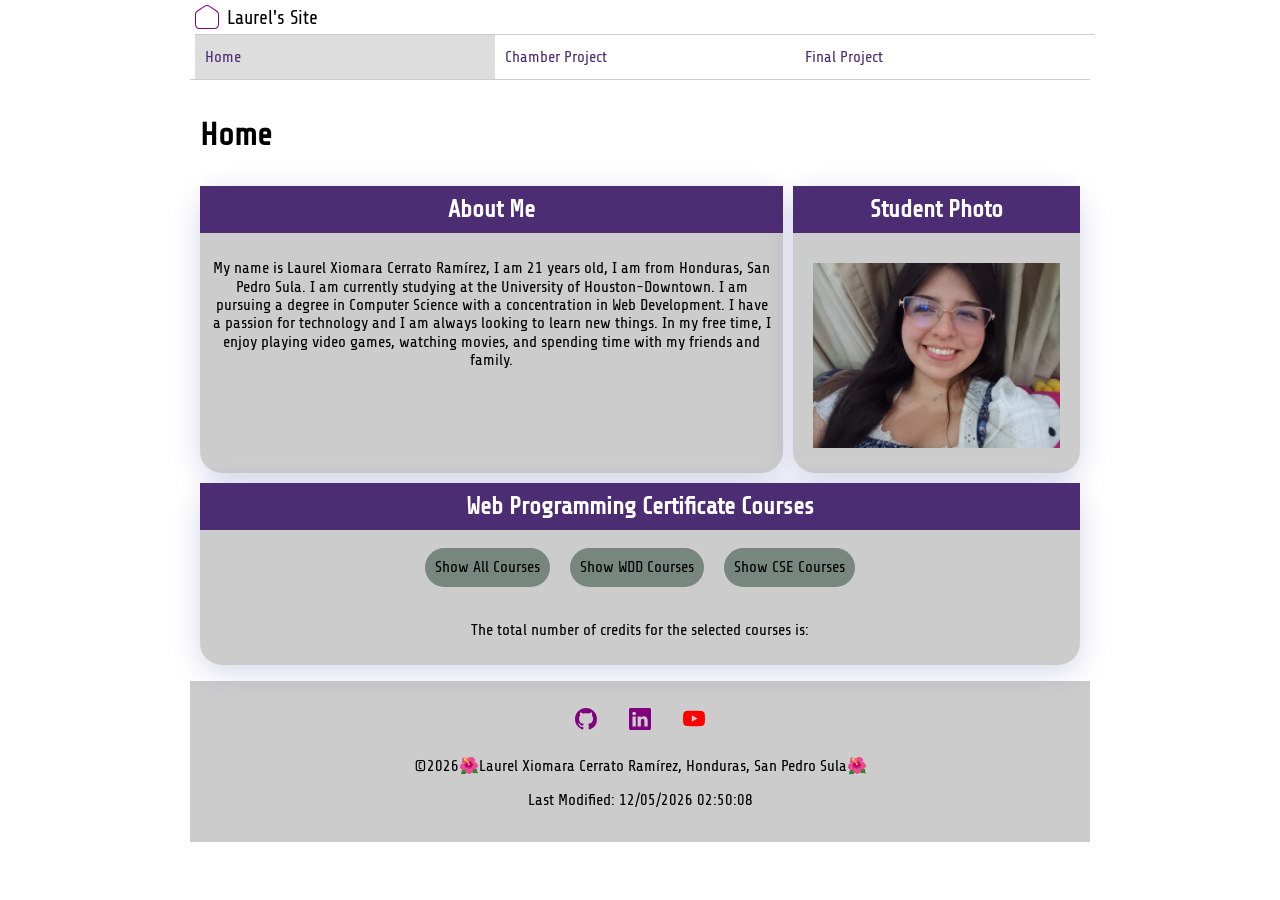
<file: index.html>
<!DOCTYPE html>
<html lang="en">
<head>
    <meta charset="UTF-8">
    <meta name="viewport" content="width=device-width, initial-scale=1.0">
    <meta name="author" content="Laurel Cerrato">
    <meta name="description" content="This is the home page for my website. It shows information about me, a picture of myself and the courses I completed.">
    <meta property="og:title" content="Laurel Cerrato - Home Page">
    <meta property="og:description" content="This website shows information about Laurel Cerrato's progress in BYU.">
    <meta property="og:image" content="https://static.wikia.nocookie.net/sanrio/images/1/10/Hello-kitty.png/revision/latest?cb=20171105235741">
    <meta property="og:url" content="https://laurelcerrato.github.io/wdd231/index.html">
    <title>Home Page</title>
    <link rel="stylesheet" href="styles/base.css">
    <link rel="stylesheet" href="styles/normalize.css">
    <link rel="stylesheet" href="styles/large.css">
    <link rel="preconnect" href="https://fonts.googleapis.com">
    <link rel="preconnect" href="https://fonts.gstatic.com" crossorigin>
    <link
        href="https://fonts.googleapis.com/css2?family=Intel+One+Mono:ital,wght@0,300..700;1,300..700&family=Raleway:ital,wght@0,100..900;1,100..900&family=Roboto:ital,wght@0,100..900;1,100..900&family=Share+Tech&family=Space+Grotesk:wght@300..700&display=swap"
        rel="stylesheet">
<script src="scripts/home.js" defer></script>
<link rel="icon" href="images/favicon.ico">
    </head>
<body>
    <header>
        <img src="images/house-blank.svg" alt="Site Logo" width="512" height="512">
        <span>Laurel's Site </span>
        <button id="ham-btn" class="hamburger" aria-label="Open navigation menu"></button>
        <nav id="nav-bar" class="navigation">
            <ul>
             <li class="current"><a href="index.html">Home</a></li>
             <li><a href="#">Chamber Project</a></li>
             <li><a href="#">Final Project</a></li>
            </ul>
        </nav>
    </header>
    <main>
        <h1>Home</h1>
        <section class="about-me">
            <h2>About Me</h2>
            <p>My name is Laurel Xiomara Cerrato Ramírez, I am 21 years old, I am from Honduras, San Pedro Sula. I am currently studying at the University of Houston-Downtown. I am pursuing a degree in Computer Science with a concentration in Web Development. I have a passion for technology and I am always looking to learn new things. In my free time, I enjoy playing video games, watching movies, and spending time with my friends and family.</p>
        </section>
        <section class="photo">
            <h2>Student Photo</h2>
            <img src="images/profile.webp" alt="Profile Picture" width="300" height="300">
        </section>
        <section class="courses">
            <h2>Web Programming Certificate Courses</h2>
            <button id="all-courses">Show All Courses</button>
            <button id="WDD-courses">Show WDD Courses</button>
            <button id="CSE-courses">Show CSE Courses</button>
            <p>The total number of credits for the selected courses is: <span id="total-credits"></span></p>
            <div id="course-list">
                <!-- Course list will be populated by JavaScript -->
            </div>
        </section>
    </main>
    <footer>
        <div class="social">
            <a href="https://github.com/laurelcerrato" target="_blank">
                <img src="images/github.svg" alt="Github Profile" width="16" height="16">
            </a>
            <a href="https://www.linkedin.com/in/laurelc/" target="_blank">
                <img src="images/linkedin.svg" alt="LinkedIn Profile" width="16" height="16">
            </a>
            <a href="https://www.youtube.com/@laurelcerrato4167" target="_blank">
                <img src="images/youtube.svg" alt="YouTube Profile" width="16" height="16">
            </a>
        </div>
        <p>&copy;<span id="currentyear"></span>🌺Laurel Xiomara Cerrato Ramírez, Honduras, San Pedro Sula🌺</p>
        <p>Last Modified: <span id="lastModified"></span></p>
    </footer>
</body>
</html>
</file>
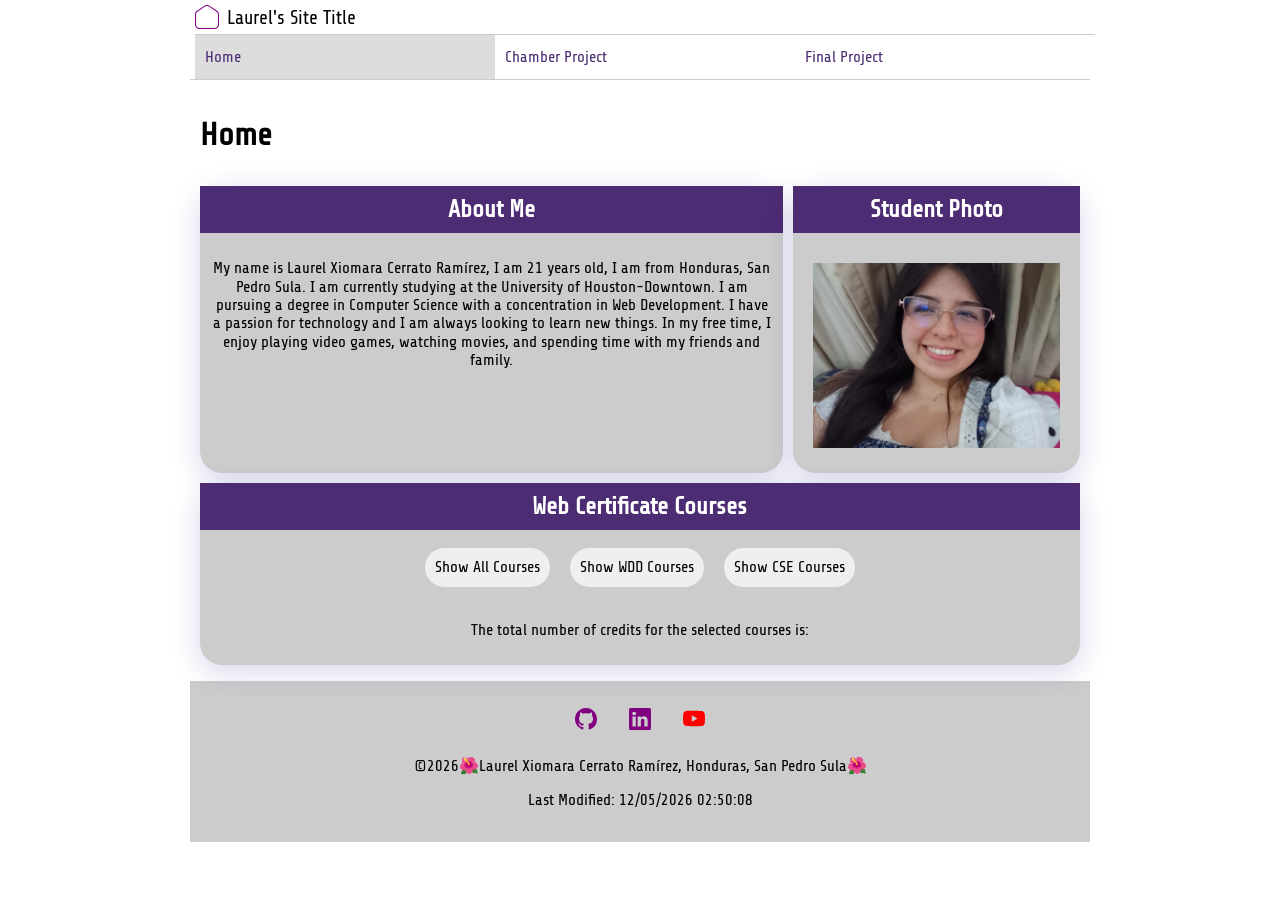
<file: week01/index.html>
<!DOCTYPE html>
<html lang="en">
<head>
    <meta charset="UTF-8">
    <meta name="viewport" content="width=device-width, initial-scale=1.0">
    <meta name="author" content="Laurel Cerrato">
    <meta name="description" content="This is the home page for my website.">
    <title>Home Page</title>
    <link rel="stylesheet" href="styles/base.css">
    <link rel="stylesheet" href="styles/normalize.css">
    <link rel="stylesheet" href="styles/large.css">
    <link rel="preconnect" href="https://fonts.googleapis.com">
    <link rel="preconnect" href="https://fonts.gstatic.com" crossorigin>
    <link
        href="https://fonts.googleapis.com/css2?family=Intel+One+Mono:ital,wght@0,300..700;1,300..700&family=Raleway:ital,wght@0,100..900;1,100..900&family=Roboto:ital,wght@0,100..900;1,100..900&family=Share+Tech&family=Space+Grotesk:wght@300..700&display=swap"
        rel="stylesheet">
<script src="scripts/home.js" defer></script>
    </head>
<body>
    <header>
        <img src="images/house-blank.svg" alt="Site Logo" width="512" height="512">
        <span>Laurel's Site Title</span>
        <button id="ham-btn" class="hamburger"></button>
        <nav id="nav-bar" class="navigation">
            <ul>
             <li class="current"><a href="index.html">Home</a></li>
             <li><a href="#">Chamber Project</a></li>
             <li><a href="#">Final Project</a></li>
            </ul>
        </nav>
    </header>
    <main>
        <h1>Home</h1>
        <section class="about-me">
            <h2>About Me</h2>
            <p>My name is Laurel Xiomara Cerrato Ramírez, I am 21 years old, I am from Honduras, San Pedro Sula. I am currently studying at the University of Houston-Downtown. I am pursuing a degree in Computer Science with a concentration in Web Development. I have a passion for technology and I am always looking to learn new things. In my free time, I enjoy playing video games, watching movies, and spending time with my friends and family.</p>
        </section>
        <section class="photo">
            <h2>Student Photo</h2>
            <img src="images/profile.webp" alt="Profile Picture" width="300" height="300">
        </section>
        <section class="courses">
            <h2>Web Certificate Courses</h2>
            <button id="all-courses">Show All Courses</button>
            <button id="WDD-courses">Show WDD Courses</button>
            <button id="CSE-courses">Show CSE Courses</button>
            <p>The total number of credits for the selected courses is: <span id="total-credits"></span></p>
            <div id="course-list">
                <!-- Course list will be populated by JavaScript -->
            </div>
        </section>
    </main>
    <footer>
        <div class= "social">
            <a href="https://github.com/laurelcerrato" target="_blank">
                <img src="images/github.svg" alt="Github Profile" width="16" height="16">
            </a>
            <a href="https://www.linkedin.com/in/laurelc/" target="_blank">
                <img src="images/linkedin.svg" alt="LinkedIn Profile" width="16" height="16">
            </a>
            <a href="https://www.youtube.com/@laurelcerrato4167" target="_blank">
                <img src="images/youtube.svg" alt="YouTube Profile" width="16" height="16">
            </a>
        </div>
        <p>&copy;<span id="currentyear"></span>🌺Laurel Xiomara Cerrato Ramírez, Honduras, San Pedro Sula🌺</p>
        <p>Last Modified: <span id="lastModified"></span></p>
    </footer>
</body>
</html>
</file>
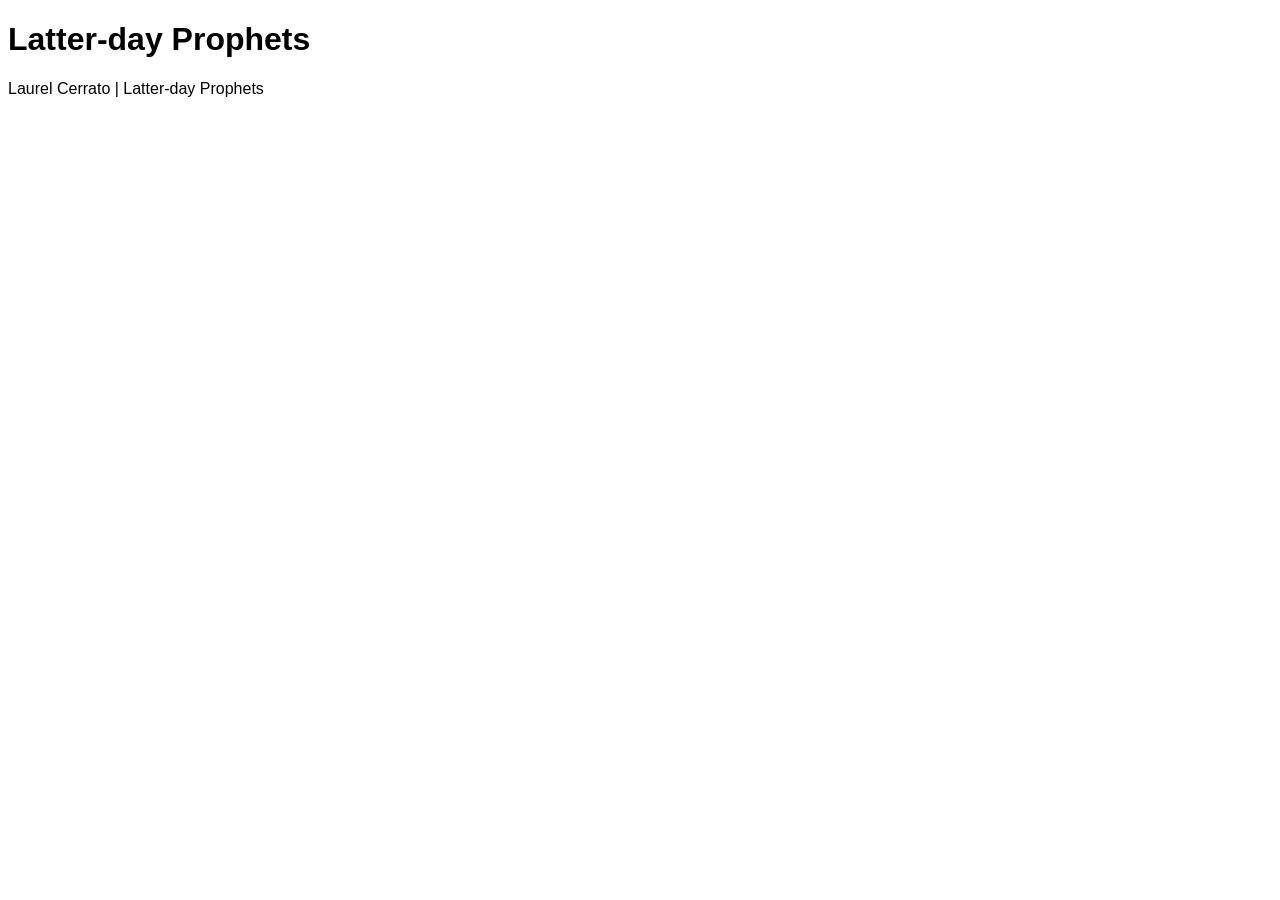
<file: prophets.html>
<!DOCTYPE html>
<html lang="en">
<head>
    <meta charset="UTF-8">
    <meta name="viewport" content="width=device-width, initial-scale=1.0">
    <meta name="author" content="Laurel Cerrato">
    <meta name="description" content="This site will show prophets from the LDS church">
    <link rel="stylesheet" href="styles/prophets.css">
    <script src="scripts/prophets.js" defer></script>
    <title>Prophets site</title>
</head>
<body>
    <header>
        <h1>Latter-day Prophets</h1>
    </header>
    <main>
        <div id="cards"></div>
    </main>
    <footer>
        Laurel Cerrato | Latter-day Prophets
    </footer>
    
</body>
</html>
</file>
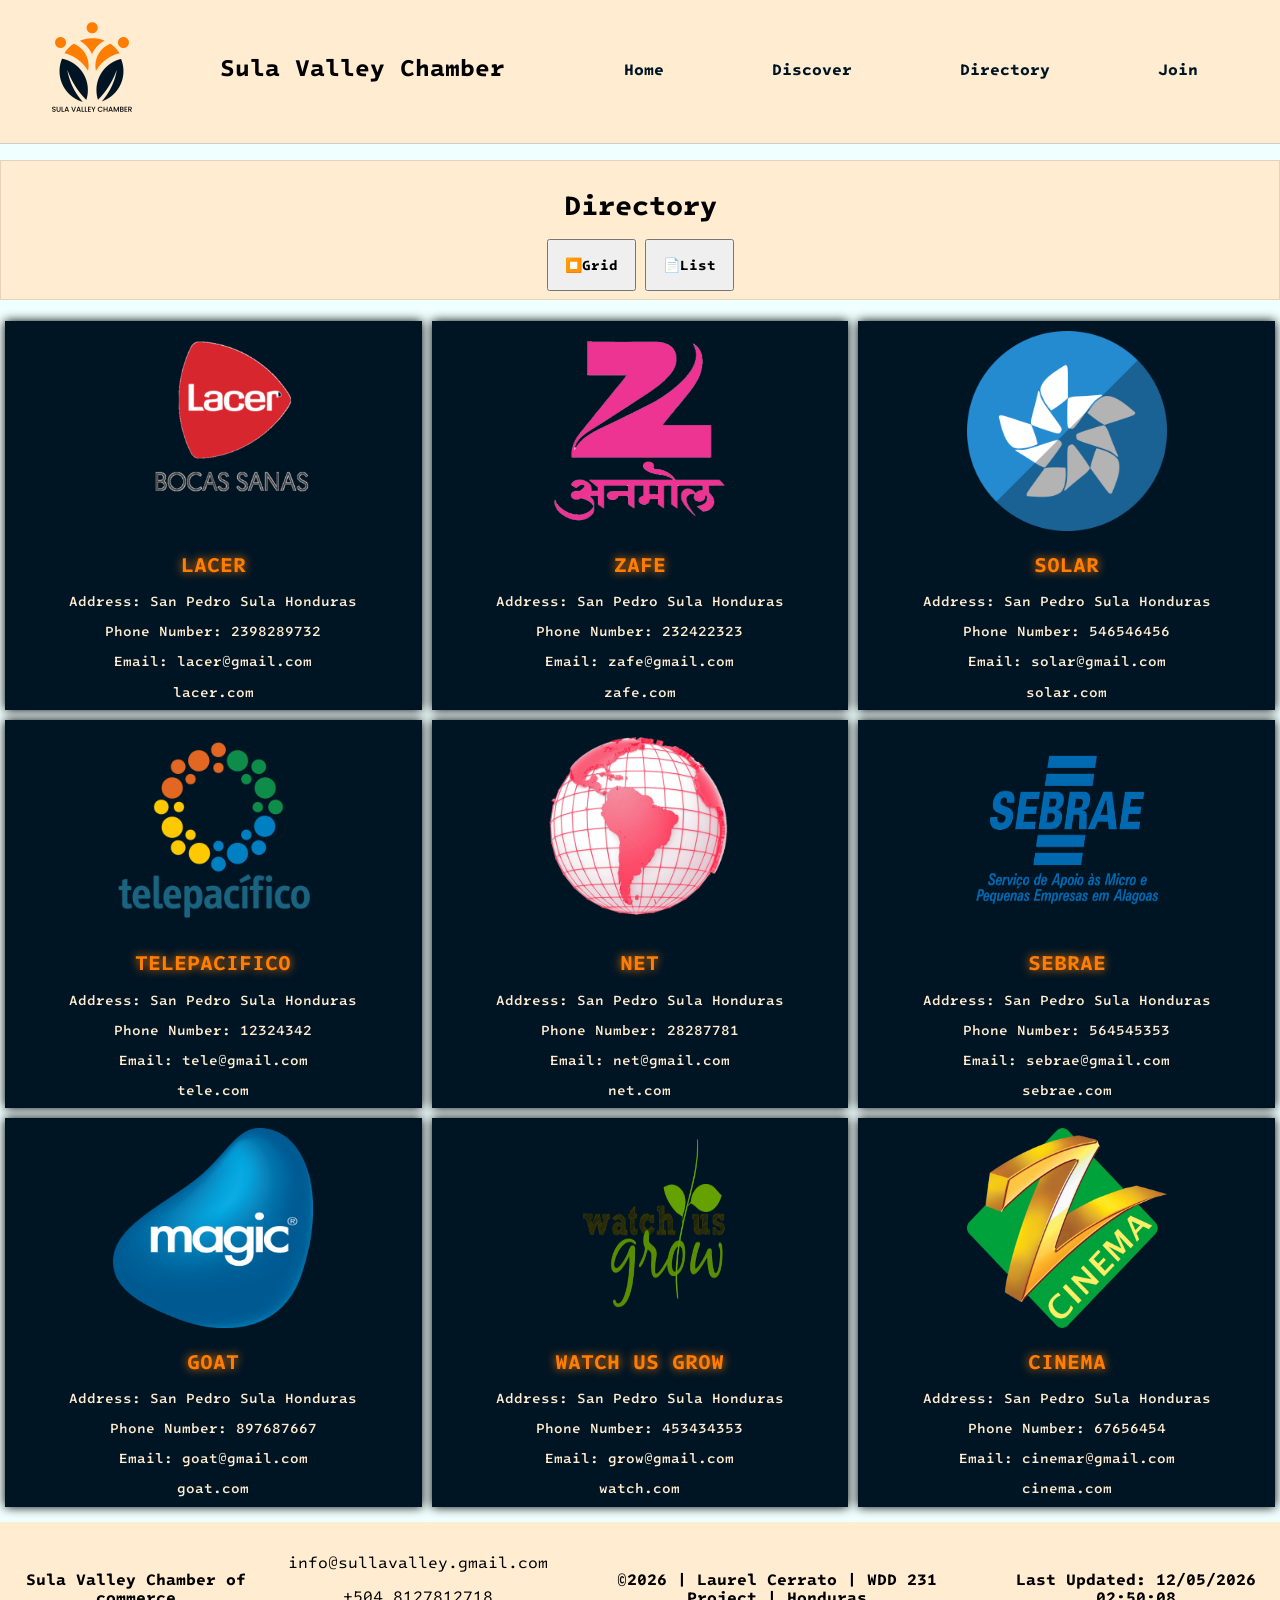
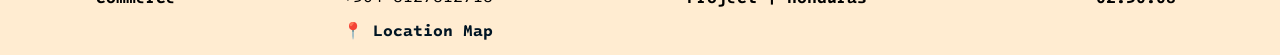
<file: chamber/directory.html>
<!DOCTYPE html>
<html lang="en">

<head>
    <meta charset="UTF-8">
    <meta http-equiv="X-UA-Compatible" content="IE=edge">
    <meta name="viewport" content="width=device-width, initial-scale=1.0">
    <meta name="description" content="This is the Directory page of the Sula Valley Chamber of commerce.">
    <meta name="author" content="Laurel Cerrato">
    <link rel="Icon" href="images/favicon.ico">
    <link rel="preconnect" href="https://fonts.googleapis.com">
    <link rel="preconnect" href="https://fonts.gstatic.com" crossorigin>
    <link
        href="https://fonts.googleapis.com/css2?family=Intel+One+Mono:ital,wght@0,300..700;1,300..700&family=Raleway:ital,wght@0,100..900;1,100..900&family=Roboto:ital,wght@0,100..900;1,100..900&family=Share+Tech&family=Space+Grotesk:wght@300..700&family=Work+Sans:ital,wght@0,100..900;1,100..900&display=swap"
        rel="stylesheet">
    <link rel="stylesheet" href="styles/normalize.css">
    <link rel="stylesheet" href="styles/base.css">
    <link rel="stylesheet" href="styles/large.css">
    <link rel="stylesheet" href="styles/medium.css">
    <meta property="og:title" content="Directory Page">
    <meta property="og:description" content="This website shows companies located in Sula Valley">
    <meta property="og:image" content="https://laurelcerrato.github.io/wdd231/images/sanpedro.jpg">
    <meta property="og:url" content="https://laurelcerrato.github.io/wdd231/directory.html">
    <script src="scripts/directory.js" defer></script>
    <script src="scripts/home.js" defer></script>
    <title>Sula Valley Directory Web Site</title>
</head>

<body>
    <header>
        <a href="index.html" class="logoholder">
            <img class="logo" src="images/sulavalleylogo.webp" alt="Logo">
        </a>
        <section class="headings">
            <h2 class="title">Sula Valley Chamber</h2>
        </section>
        <button id="ham-btn" class="hamburger" aria-label="Open navigation menu"></button>
        <nav id="nav-bar" class="navigation">
    
    
            <ul>
                <li class="nav-item"><a href="index.html" class="nav-link">Home</a></li>
                <li class="nav-item"><a href="discover.html" class="nav-link">Discover</a></li>
                <li class="nav-item"><a href="directory.html" class="nav-link">Directory</a></li>
                <li class="nav-item"><a href="join.html" class="nav-link">Join</a></li>
            </ul>
        </nav>
    </header>
    <main class="directory">
        <div class="menu">
            <h1 class="directory-title">Directory</h1>
            <hr>
            <button id="grid">⏹️Grid</button>
            <button id="list">📄List</button>
        </div>
        <div class="companies"></div>
    </main>
    <footer>
        <p class="footername"><b> Sula Valley Chamber of commerce</b></p>
        <div class="contactinfo">
            <p>info@sullavalley.gmail.com</p>
            <p> +504 8127812718</p>
            <a href="https://www.google.com/maps/@15.4599222,-88.0723241,11z" target="_blank">📍 Location Map</a>
        </div>
        <hr>
        <p class="myinfo"><b>&copy;<span class="year"></span> | Laurel Cerrato | WDD 231 Project | Honduras </b></p>
        <p class="update"><b>Last Updated: <span id="date"></span> </b></p>
    </footer>

</body>

</html>
</file>
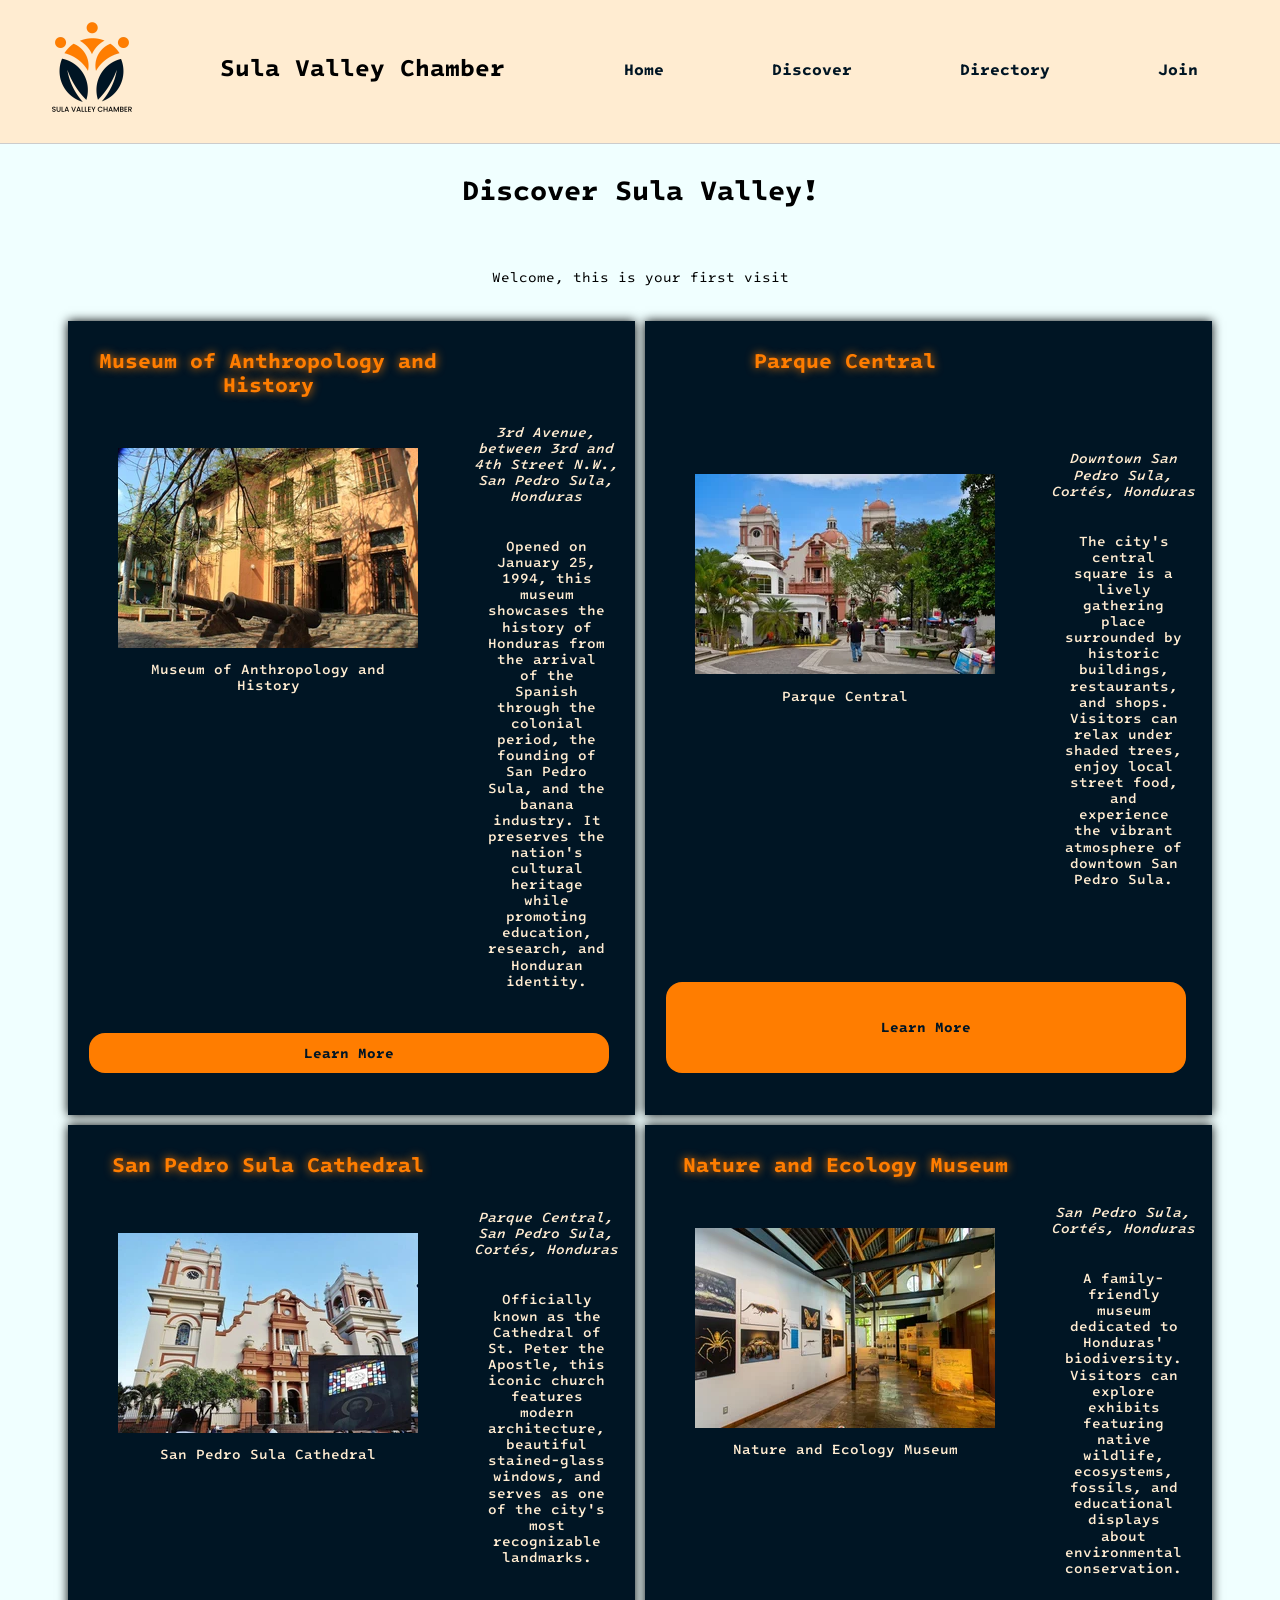
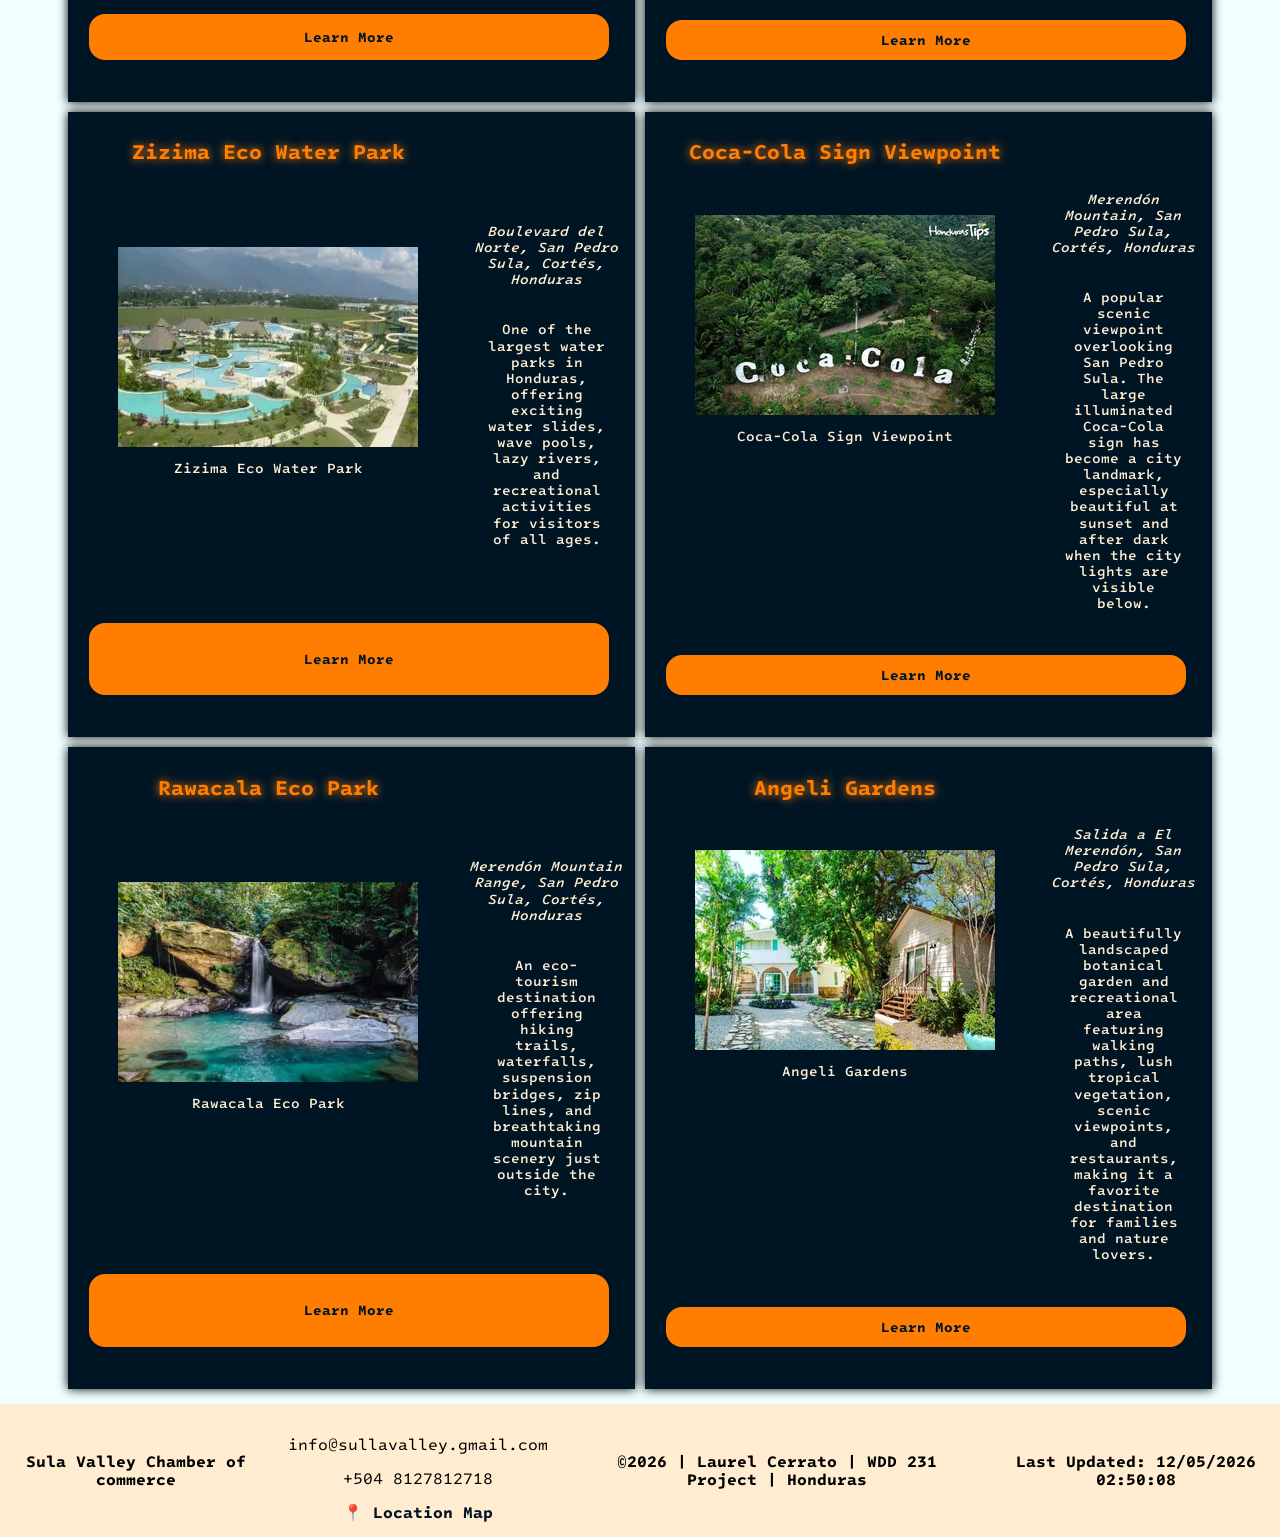
<file: chamber/discover.html>
<!DOCTYPE html>
<html lang="en">

<head>
    <meta charset="UTF-8">
    <meta http-equiv="X-UA-Compatible" content="IE=edge">
    <meta name="viewport" content="width=device-width, initial-scale=1.0">
    <meta name="description" content="This is the Join page of the Sula Valley Chamber of commerce.">
    <meta name="author" content="Laurel Cerrato">
    <link rel="Icon" href="images/favicon.ico">
    <link rel="preconnect" href="https://fonts.googleapis.com">
    <link rel="preconnect" href="https://fonts.gstatic.com" crossorigin>
    <link
        href="https://fonts.googleapis.com/css2?family=Intel+One+Mono:ital,wght@0,300..700;1,300..700&family=Raleway:ital,wght@0,100..900;1,100..900&family=Roboto:ital,wght@0,100..900;1,100..900&family=Share+Tech&family=Space+Grotesk:wght@300..700&family=Work+Sans:ital,wght@0,100..900;1,100..900&display=swap"
        rel="stylesheet">
    <link rel="stylesheet" href="styles/normalize.css">
    <link rel="stylesheet" href="styles/base.css">
    <link rel="stylesheet" href="styles/large.css">
    <link rel="stylesheet" href="styles/medium.css">
    <meta property="og:title" content="Directory Page">
    <meta property="og:description" content="This website shows the Discover page from Sula Valley Chamber">
    <meta property="og:image" content="https://laurelcerrato.github.io/wdd231/images/sanpedro.jpg">
    <meta property="og:url" content="https://laurelcerrato.github.io/wdd231/directory.html">
    <!-- <<script src="scripts/directory.js" defer></script> -->
    <script src="scripts/home.js" defer></script>
    <script src="scripts/discover.js" type="module"></script>
    <script src="data/discover.mjs" type="module"></script>
   
    <title>Sula Valley Discover Web Site</title>
</head>

<body>
    <header>
        <a href="index.html" class="logoholder">
            <img class="logo" src="images/sulavalleylogo.webp" alt="Logo">
        </a>
        <section class="headings">
            <h2 class="title">Sula Valley Chamber</h2>
        </section>
        <button id="ham-btn" class="hamburger" aria-label="Open navigation menu"></button>
        <nav id="nav-bar" class="navigation">
    
    
            <ul>
                <li class="nav-item"><a href="index.html" class="nav-link">Home</a></li>
                <li class="nav-item"><a href="discover.html" class="nav-link">Discover</a></li>
                <li class="nav-item"><a href="directory.html" class="nav-link">Directory</a></li>
                <li class="nav-item"><a href="join.html" class="nav-link">Join</a></li>
            </ul>
        </nav>
    </header>
    <main class="discover">
        <h1>Discover Sula Valley!</h1>
        <p class="visits"></p>
        <br>
        <div id="discover-container">
            
            <!-- <picture>
                <source srcset="images/centrocultural-medium.jpg" media="(min-width:500px) and (max-width: 799px)">
                <source srcset="images/centrocultural.jpg" media="(min-width:800px)">
                <img src="images/placeholder.jpg" data-src="images/centrocultural-small.jpg" alt="School">
            </picture> -->
            
        </div>
    </main>
    <footer>
        <p class="footername"><b> Sula Valley Chamber of commerce</b></p>
        <div class="contactinfo">
            <p>info@sullavalley.gmail.com</p>
            <p> +504 8127812718</p>
            <a href="https://www.google.com/maps/@15.4599222,-88.0723241,11z" target="_blank">📍 Location Map</a>
        </div>
        <hr>
        <p class="myinfo"><b>&copy;<span class="year"></span> | Laurel Cerrato | WDD 231 Project | Honduras </b></p>
        <p class="update"><b>Last Updated: <span id="date"></span> </b></p>
    </footer>

</body>

</html>
</file>
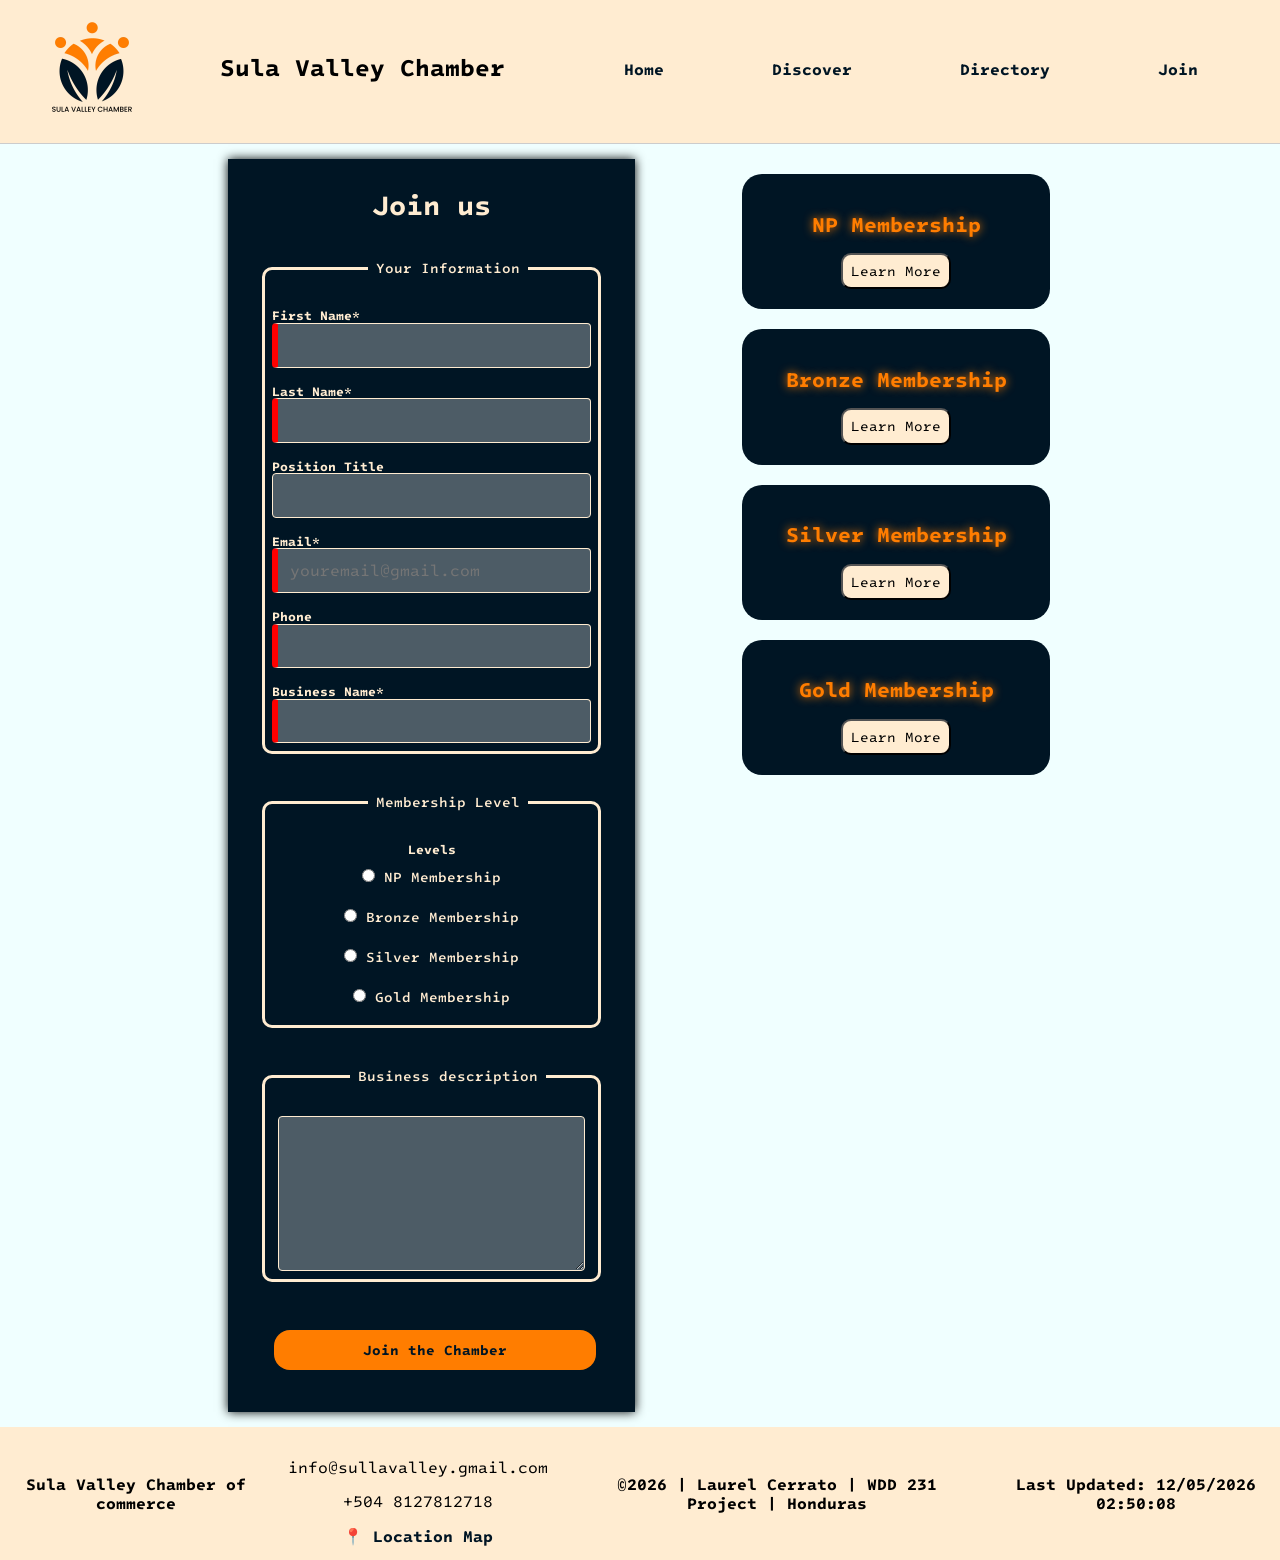
<file: chamber/join.html>
<!DOCTYPE html>
<html lang="en">

<head>
    <meta charset="UTF-8">
    <meta http-equiv="X-UA-Compatible" content="IE=edge">
    <meta name="viewport" content="width=device-width, initial-scale=1.0">
    <meta name="description" content="This is the Join page of the Sula Valley Chamber of commerce.">
    <meta name="author" content="Laurel Cerrato">
    <link rel="Icon" href="images/favicon.ico">
    <link rel="preconnect" href="https://fonts.googleapis.com">
    <link rel="preconnect" href="https://fonts.gstatic.com" crossorigin>
    <link
        href="https://fonts.googleapis.com/css2?family=Intel+One+Mono:ital,wght@0,300..700;1,300..700&family=Raleway:ital,wght@0,100..900;1,100..900&family=Roboto:ital,wght@0,100..900;1,100..900&family=Share+Tech&family=Space+Grotesk:wght@300..700&family=Work+Sans:ital,wght@0,100..900;1,100..900&display=swap"
        rel="stylesheet">
    <link rel="stylesheet" href="styles/normalize.css">
    <link rel="stylesheet" href="styles/base.css">
    <link rel="stylesheet" href="styles/large.css">
    <link rel="stylesheet" href="styles/medium.css">
    <meta property="og:title" content="Directory Page">
    <meta property="og:description" content="This website shows the Join page from Sula Valley Chamber">
    <meta property="og:image" content="https://laurelcerrato.github.io/wdd231/images/sanpedro.jpg">
    <meta property="og:url" content="https://laurelcerrato.github.io/wdd231/directory.html">
    <!-- <<script src="scripts/directory.js" defer></script> -->
    <script src="scripts/home.js" defer></script>
    <script src="scripts/join.js" defer></script>
    <title>Sula Valley Join Web Site</title>
</head>

<body>
    <header>
        <a href="index.html" class="logoholder">
            <img class="logo" src="images/sulavalleylogo.webp" alt="Logo">
        </a>
        <section class="headings">
            <h2 class="title">Sula Valley Chamber</h2>
        </section>
        <button id="ham-btn" class="hamburger" aria-label="Open navigation menu"></button>
        <nav id="nav-bar" class="navigation">
    
    
            <ul>
                <li class="nav-item"><a href="index.html" class="nav-link">Home</a></li>
                <li class="nav-item"><a href="discover.html" class="nav-link">Discover</a></li>
                <li class="nav-item"><a href="directory.html" class="nav-link">Directory</a></li>
                <li class="nav-item"><a href="join.html" class="nav-link">Join</a></li>
            </ul>
        </nav>
    </header>
    <main class="join-page">
        <div class="join-form">
            <h1>Join us</h1>
            <form method="get" action="thankyou.html">
                <fieldset>
                    <legend>Your Information</legend>
                    <label class="top">First Name* <input type="text" name="fname" autocomplete="given-name" required title="fname"></label>
                    <label class="top">Last Name* <input type="text" name="lname" autocomplete="family-name" required title="lname"></label>
                    <label class="top">Position Title <input type="text" name="position" autocomplete="organization-title"  pattern ="[A-Za-z\-\s]{7,}"
                            title="Only accepts alpha characters, hyphens, and spaces with a minimum of seven characters"></label>
                    <label class="top">Email* <input type="email" name="email" placeholder="youremail@gmail.com" title="email" autocomplete="email" required></label>
                    <label class="top">Phone <input type="tel" name="phone" title="phone" autocomplete="tel" required></label>
                    <label class="top">Business Name* <input type="text" name="businessname" autocomplete="organization" title="businessname" required></label>
                </fieldset>
                <fieldset>
                    <legend>Membership Level</legend>
                    <div>Levels</div>
                    <label class="sbs"><input type="radio" name="membership" value="npmemeber"> NP Membership</label>
                    <label class="sbs"><input type="radio" name="membership" value="bronze"> Bronze Membership</label>
                    <label class="sbs"><input type="radio" name="membership" value="silver"> Silver Membership</label>
                    <label class="sbs"><input type="radio" name="membership" value="gold"> Gold Membership</label>
                </fieldset>
                <fieldset>
                    <legend>Business description</legend>
                    <label class="top" aria-label="Description">
                        <textarea id="description" name="description" rows="7" cols="40" title="Organization description"></textarea>
                    </label>
                </fieldset>
                <label class="top" aria-label="Time Stamp"><input type="hidden" name="dateandtime" id="dateandtime" hidden></label>
                <input type="submit" value="Join the Chamber" class="submitBtn">
            </form>
        </div>
        <div class="memberships">
            <div class="nmembership">
                <h2>NP Membership</h2>
                <button id="NP-open">Learn More</button>
                
            </div>
            <div class="bmembership">
                <h2>Bronze Membership</h2>
                <button id="B-open">Learn More</button>
                
            </div>
            <div class="smembership">
                <h2>Silver Membership</h2>
                <button id="S-open">Learn More</button>
                
            </div>
            <div class="gmembership">
                <h2>Gold Membership</h2>
                <button id="G-open">Learn More</button>
                
            </div>
        </div>
        <dialog id="bronze-modal">
            <h2>Bronze Membership</h2>
            <h3>Cost: 5$ per month</h3>
                <p>Involve with the community</p>
                <p>Participate in business meetings</p>
                <p><b>Receive trainings from professionals</b> </p>
                <p><b>Montly Event descounts</b> </p>
                <button class="closeModal">❌</button>
        </dialog>
        <dialog id="silver-modal">
            <h2>Silver Membership</h2>
        <h3>Cost: 10$ per month</h3>
                <p>Involve with the community</p>
                <p>Participate in business meetings</p>
                <p>Receive trainings from professionals</p>
                <p><b> Weekly Event descounts</b> </p>
                <p><b>Advertising for your Business</b> </p>
                <button class="closeModal">❌</button>
        </dialog>
        <dialog id="gold-modal">
            <h2>Gold Membership</h2>
            <h3>Cost: 15$ per month</h3>
                <p>Involve with the community</p>
                <p>Participate in business meetings</p>
                <p>Receive trainings from professionals</p>
                <p><b> Weekly Event descounts</b> </p>
                <p><b>Advertising for your Business</b> </p>
                <p><b>Join the community business club</b> </p>
                <p><b>Monthly event to advertise your business</b> </p>
                <p><b>Appear in the official chamber web site home page</b></p>
<button class="closeModal">❌</button>
        
        </dialog>
        <dialog id="nonProfit-modal">
            <h2>Non Profit Membership</h2>
        <h3>Cost: 0$</h3>
                <p>Involve with the community</p>
                <p>Participate in business meetings</p>
                <button class="closeModal">❌</button>
        </dialog>
    </main>
    <footer>
        <p class="footername"><b> Sula Valley Chamber of commerce</b></p>
        <div class="contactinfo">
            <p>info@sullavalley.gmail.com</p>
            <p> +504 8127812718</p>
            <a href="https://www.google.com/maps/@15.4599222,-88.0723241,11z" target="_blank">📍 Location Map</a>
        </div>
        <hr>
        <p class="myinfo"><b>&copy;<span class="year"></span> | Laurel Cerrato | WDD 231 Project | Honduras </b></p>
        <p class="update"><b>Last Updated: <span id="date"></span> </b></p>
    </footer>

</body>

</html>
</file>
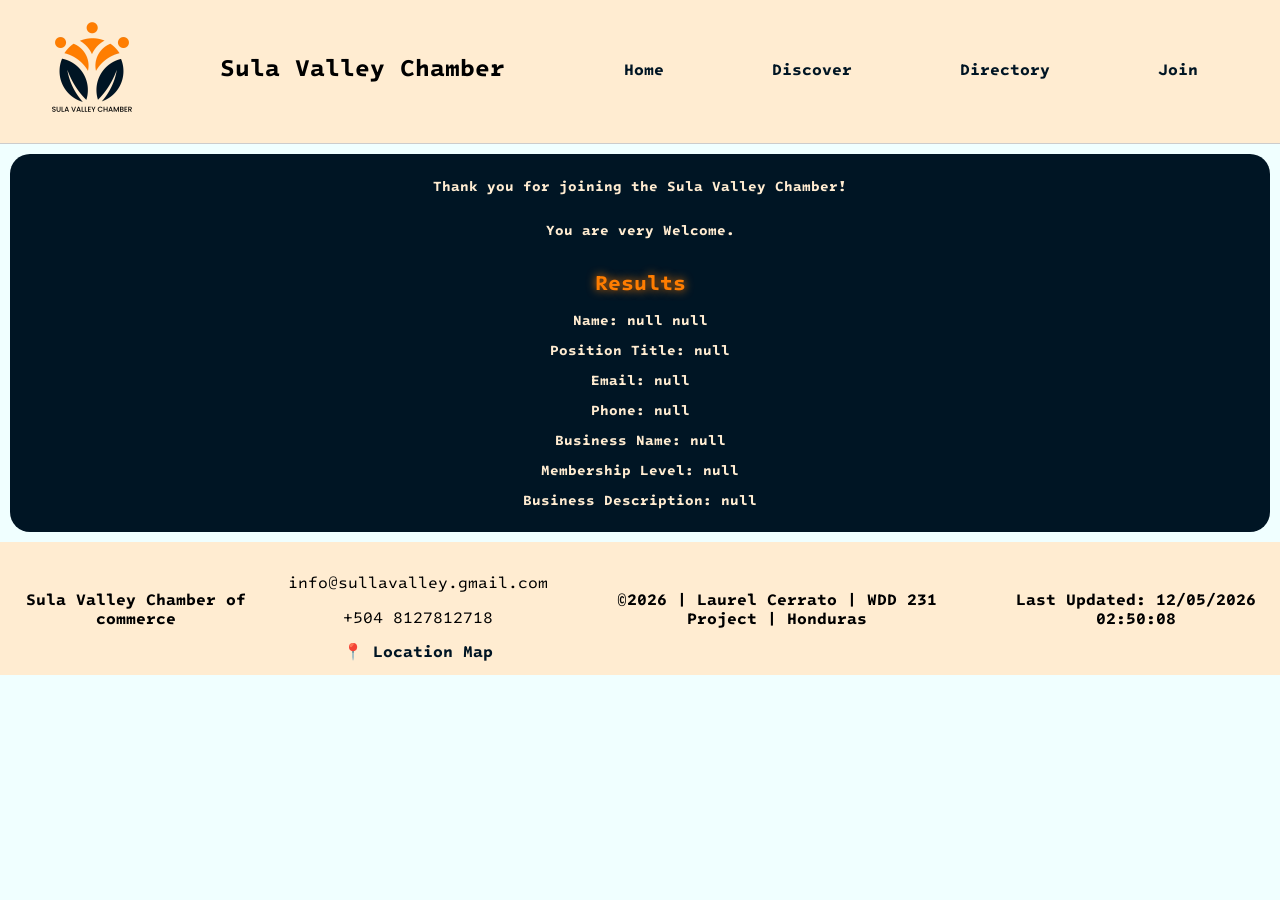
<file: chamber/thankyou.html>
<!DOCTYPE html>
<html lang="en">

<head>
    <meta charset="UTF-8">
    <meta http-equiv="X-UA-Compatible" content="IE=edge">
    <meta name="viewport" content="width=device-width, initial-scale=1.0">
    <meta name="description" content="This is the Home page of the Sula Valley Chamber of commerce.">
    <meta name="author" content="Laurel Cerrato">
    <link rel="Icon" href="images/favicon.ico">
    <link rel="preconnect" href="https://fonts.googleapis.com">
    <link rel="preconnect" href="https://fonts.gstatic.com" crossorigin>
    <link
        href="https://fonts.googleapis.com/css2?family=Intel+One+Mono:ital,wght@0,300..700;1,300..700&family=Raleway:ital,wght@0,100..900;1,100..900&family=Roboto:ital,wght@0,100..900;1,100..900&family=Share+Tech&family=Space+Grotesk:wght@300..700&family=Work+Sans:ital,wght@0,100..900;1,100..900&display=swap"
        rel="stylesheet">
    <link rel="stylesheet" href="styles/normalize.css">
    <link rel="stylesheet" href="styles/base.css">
    <link rel="stylesheet" href="styles/large.css">
    <link rel="stylesheet" href="styles/medium.css">
    <meta property="og:title" content="Directory Page">
    <meta property="og:description" content="This website shows the thank you page from Sula Valley Chamber">
    <meta property="og:image" content="https://laurelcerrato.github.io/wdd231/images/sanpedro.jpg">
    <meta property="og:url" content="https://laurelcerrato.github.io/wdd231/directory.html">
    <!-- <<script src="scripts/directory.js" defer></script> -->
    <script src="scripts/home.js" defer></script>
    <script src="scripts/thanks.js" defer></script>

    <title>Thank you Web Site</title>
</head>

<body>
    <header>
        <a href="index.html" class="logoholder">
            <img class="logo" src="images/sulavalleylogo.webp" alt="Logo">
        </a>
        <section class="headings">
            <h2 class="title">Sula Valley Chamber</h2>
        </section>
        <button id="ham-btn" class="hamburger" aria-label="Open navigation menu"></button>
        <nav id="nav-bar" class="navigation">
    
    
            <ul>
                <li class="nav-item"><a href="index.html" class="nav-link">Home</a></li>
                <li class="nav-item"><a href="discover.html" class="nav-link">Discover</a></li>
                <li class="nav-item"><a href="directory.html" class="nav-link">Directory</a></li>
                <li class="nav-item"><a href="join.html" class="nav-link">Join</a></li>
            </ul>
        </nav>
    </header>
    </header>
    <main class="thanks">
        <p>Thank you for joining the Sula Valley Chamber!</p>
        <p>You are very Welcome.</p>
        <div id="results">
            
            
        </div>
    </main>
    <footer>
        <p class="footername"><b> Sula Valley Chamber of commerce</b></p>
        <div class="contactinfo">
            <p>info@sullavalley.gmail.com</p>
            <p> +504 8127812718</p>
            <a href="https://www.google.com/maps/@15.4599222,-88.0723241,11z" target="_blank">📍 Location Map</a>
        </div>
        <hr>
        <p class="myinfo"><b>&copy;<span class="year"></span> | Laurel Cerrato | WDD 231 Project | Honduras </b></p>
        <p class="update"><b>Last Updated: <span id="date"></span> </b></p>
    </footer>

</body>

</html>
</file>
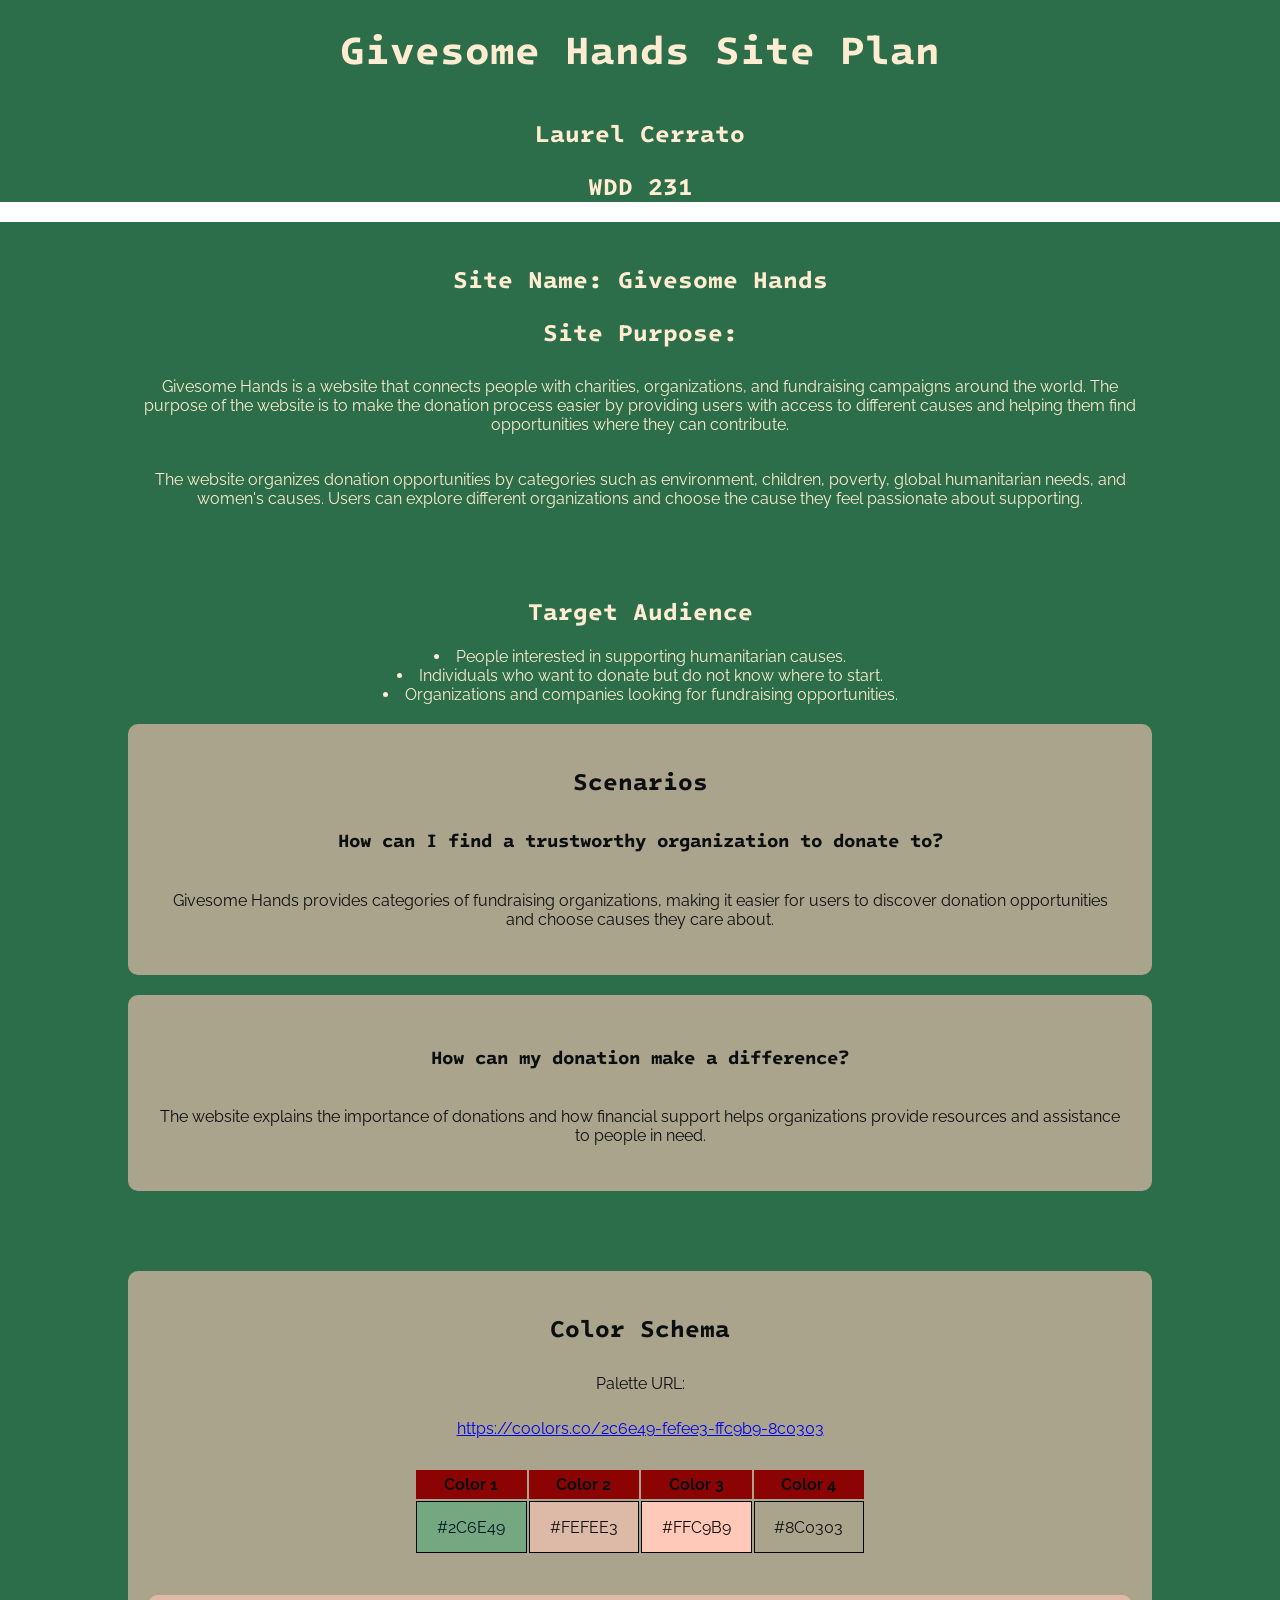
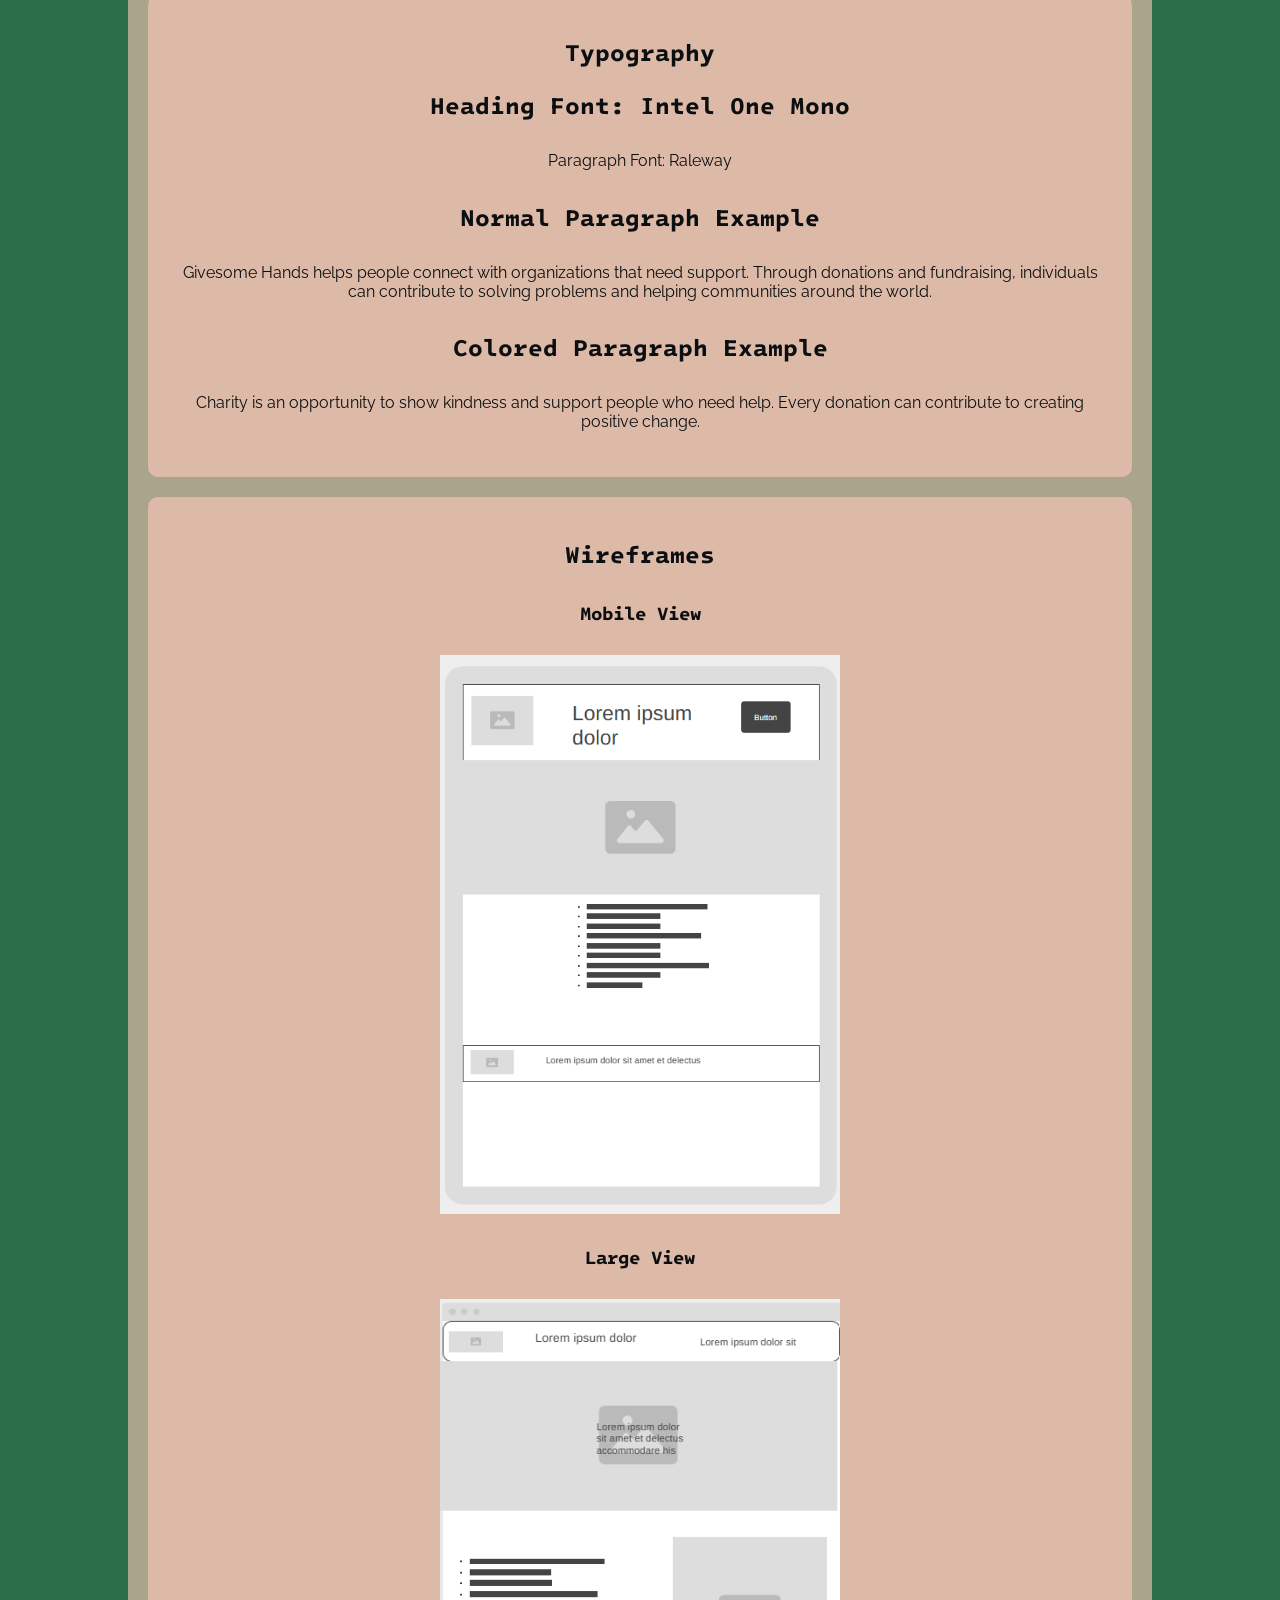
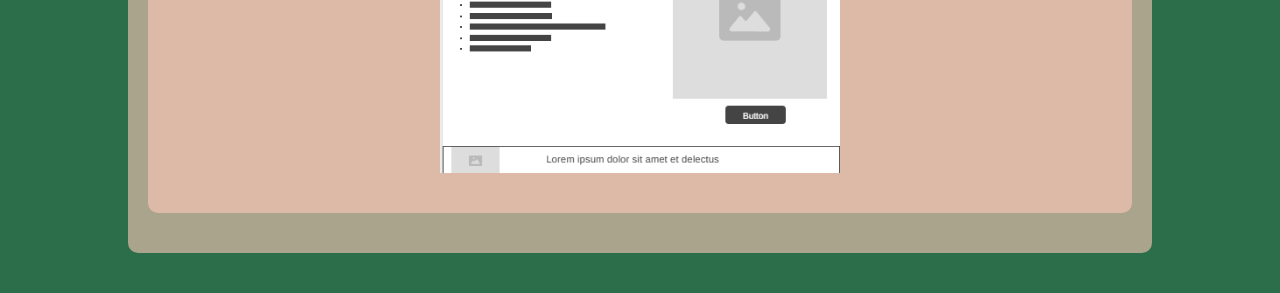
<file: finalProject/siteplan.html>
<!DOCTYPE html>
<html lang="en">

<head>
    <meta charset="UTF-8">
    <meta name="viewport" content="width=device-width, initial-scale=1.0">
    <meta name="description" content="Site plan for Givesome Hands project for WDD 131">
    <meta name="author" content="Laurel Cerrato">

    <link rel="stylesheet" href="styles/siteplan.css">

    <link rel="preconnect" href="https://fonts.googleapis.com">
    <link rel="preconnect" href="https://fonts.gstatic.com" crossorigin>

    <link
        href="https://fonts.googleapis.com/css2?family=Intel+One+Mono:wght@300..700&family=Raleway:wght@100..900&family=Roboto:wght@100..900&family=Space+Grotesk:wght@300..700&display=swap"
        rel="stylesheet">

    <title>Site Plan - Givesome Hands - Laurel Cerrato</title>

</head>


<body>

    <header>

        <h1>Givesome Hands Site Plan</h1>
        <h2>Laurel Cerrato</h2>
        <h2>WDD 231</h2>

    </header>


    <main>


        <div class="site-info">

            <h2>Site Name: Givesome Hands</h2>

            <h2>Site Purpose:</h2>

            <p>
                Givesome Hands is a website that connects people with charities,
                organizations, and fundraising campaigns around the world. The purpose
                of the website is to make the donation process easier by providing
                users with access to different causes and helping them find opportunities
                where they can contribute.
            </p>

            <p>
                The website organizes donation opportunities by categories such as
                environment, children, poverty, global humanitarian needs, and women's
                causes. Users can explore different organizations and choose the cause
                they feel passionate about supporting.
            </p>


        </div>



        <div class="target-info">


            <h2>Target Audience</h2>

            <ul>

                <li>
                    People interested in supporting humanitarian causes.
                </li>

                <li>
                    Individuals who want to donate but do not know where to start.
                </li>

                <li>
                    Organizations and companies looking for fundraising opportunities.
                </li>

            </ul>



            <section class="scenarios">
                <h2>Scenarios</h2>

                <h3>How can I find a trustworthy organization to donate to?</h3>

                <p>
                    Givesome Hands provides categories of fundraising organizations,
                    making it easier for users to discover donation opportunities and
                    choose causes they care about.
                </p>

            </section>



            <section class="scenarios">

                <h3>How can my donation make a difference?</h3>

                <p>
                    The website explains the importance of donations and how financial
                    support helps organizations provide resources and assistance to people
                    in need.
                </p>

            </section>


        </div>




        <div class="design-info">


            <section class="colors-section">


                <h2>Color Schema</h2>


                <p>Palette URL:</p>

                <a href="https://coolors.co/2c6e49-fefee3-ffc9b9-8c0303" target="_blank">
                    https://coolors.co/2c6e49-fefee3-ffc9b9-8c0303
                </a>



                <table class="colors">

                    <tr>

                        <th>Color 1</th>
                        <th>Color 2</th>
                        <th>Color 3</th>
                        <th>Color 4</th>

                    </tr>


                    <tr>

                        <td class="color1">#2C6E49</td>

                        <td class="color2">#FEFEE3</td>

                        <td class="color3">#FFC9B9</td>

                        <td class="color4">#8C0303</td>

                    </tr>


                </table>



                <section class="typography">


                    <h2>Typography</h2>


                    <h2>Heading Font: Intel One Mono</h2>

                    <p>
                        Paragraph Font: Raleway
                    </p>



                    <h2>Normal Paragraph Example</h2>


                    <p>

                        Givesome Hands helps people connect with organizations that need
                        support. Through donations and fundraising, individuals can contribute
                        to solving problems and helping communities around the world.

                    </p>



                    <h2>Colored Paragraph Example</h2>


                    <p class="colored">

                        Charity is an opportunity to show kindness and support people who need
                        help. Every donation can contribute to creating positive change.

                    </p>



                </section>





                <section class="wireframes">
                    <h2>Wireframes</h2>


                    <h3>Mobile View</h3>

                    <img src="images/mobileview.png" alt="Home Page Mobile View Wireframe">



                    <h3>Large View</h3>

                    <img src="images/largeview.png" alt="Home Page Large View Wireframe">



                </section>


            </section>


        </div>



    </main>


    <footer>

    </footer>


</body>

</html>
</file>
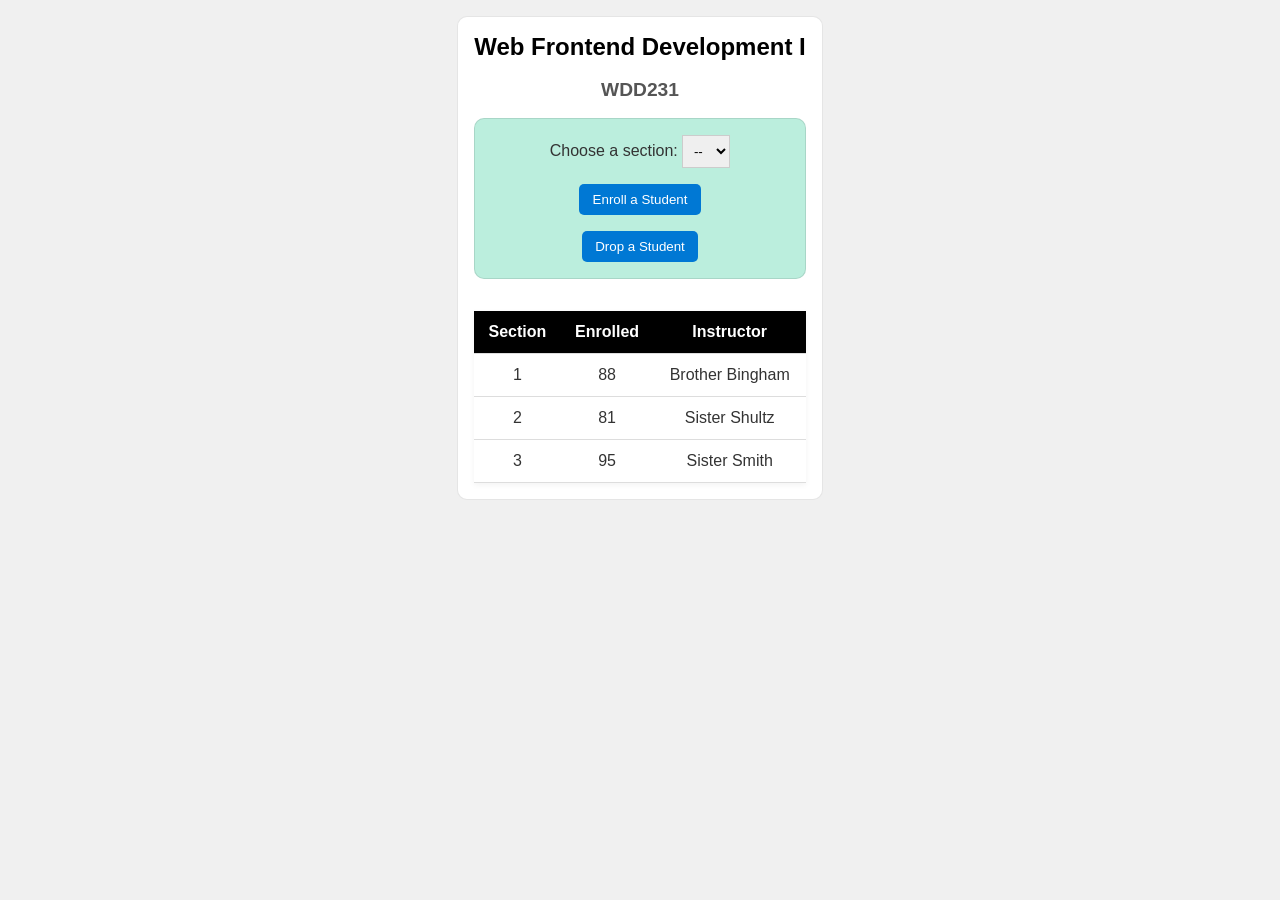
<file: week3/modules.html>
<!DOCTYPE html>
<html lang="en">

<head>
    <meta charset="UTF-8">
    <meta name="viewport" content="width=device-width, initial-scale=1.0">
    <title>Modules Example: Course and Sections</title>
    <link rel="stylesheet" href="styles/modules.css">
    <script type="module" src="scripts/modules.mjs" defer></script>
    <script src="scripts/theme-toggle.js"></script>
</head>

<body>
    <main>
        <h1 id="courseName"></h1>
        <h2 id="courseCode"></h2>

        <div id="enrollment">
            <label for="sectionNumber">Choose a section:</label>
            <select id="sectionNumber">
                <option value="0" disabled selected>--</option>
            </select>
            <button id="enrollStudent">Enroll a Student</button>
            <button id="dropStudent">Drop a Student</button>
        </div>

        <table>
            <thead>
                <tr>
                    <th>Section</th>
                    <th>Enrolled</th>
                    <th>Instructor</th>
                </tr>
            </thead>
            <tbody id="sections"></tbody>
        </table>
    </main>
</body>

</html>
</file>
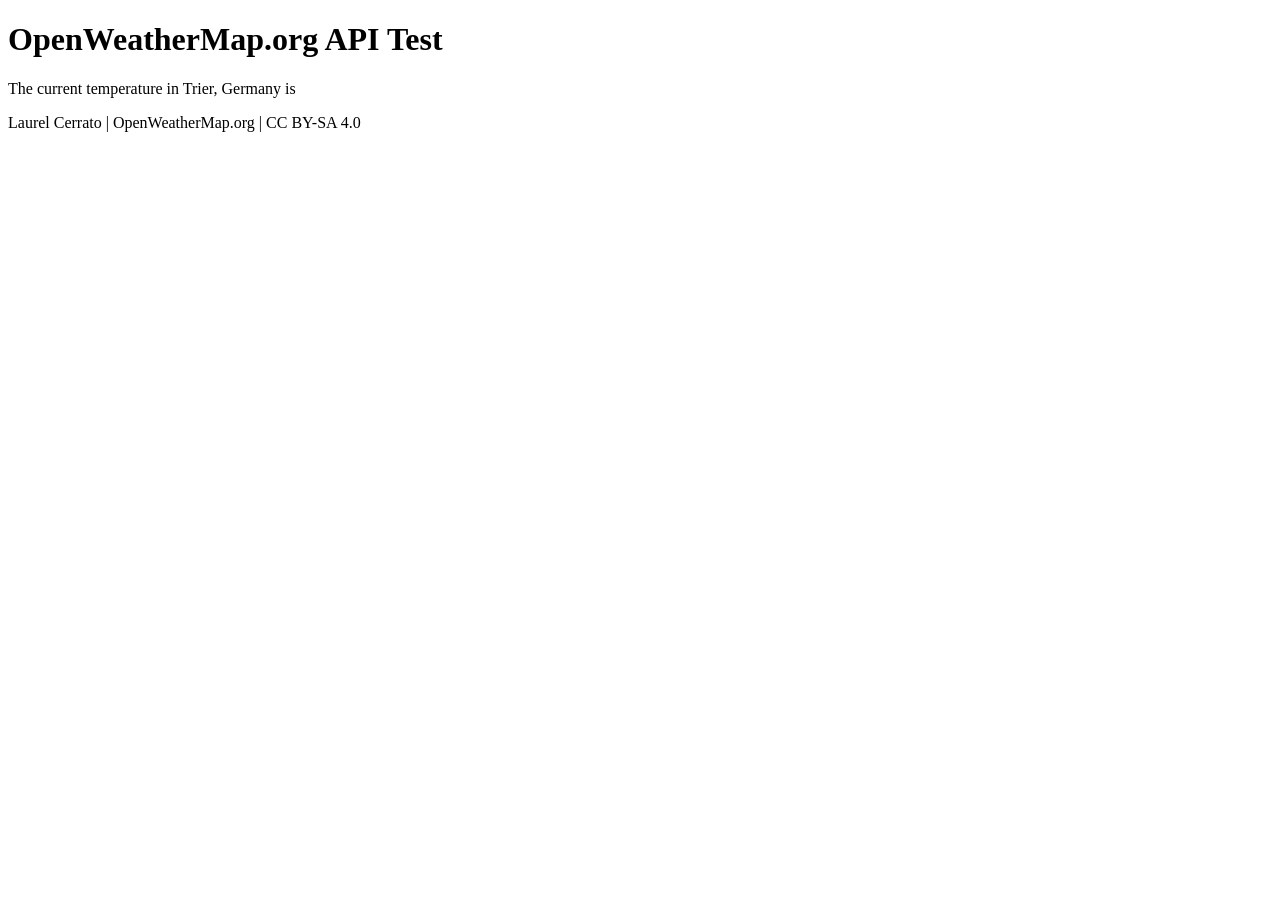
<file: week3/weather.html>
<!DOCTYPE html>
<html lang="en">
<head>
    <meta charset="UTF-8">
    <meta name="viewport" content="width=device-width, initial-scale=1.0">
    <title>Weather app</title>
    <script src="scripts/weather.js" defer></script>
</head>
<body>
    <h1>OpenWeatherMap.org API Test</h1>
    <main>
        <p>The current temperature in Trier, Germany is <span id="current-temp"></span></p>
        <figure class="weather">
            <figcaption></figcaption>
        </figure>
    </main>
    <footer>
        Laurel Cerrato | OpenWeatherMap.org | CC BY-SA 4.0
    </footer>
</body>
</html>
</file>
<file: styles/base.css>
* {
    font-family: "Share Tech", sans-serif;
    box-sizing: border-box;
}
header{
    display: grid;
    grid-template-columns: 24px auto 44px;
    padding: 5px 0 0px 5px;
    border-bottom: 1px solid #ccc;
    column-gap: 8px;
    align-items: end;
}

header img{
    display: block;
    width: 100%;
    height: auto;
    padding-bottom: 5px;


    
}
header span {
    font-size:1.2rem;
    padding-bottom: 5px;
}
/** hamburger**/
.hamburger{
    background: none;
    border: none;
    cursor: pointer;
    font-size: 2rem;
    font-family: Verdana, Geneva, Tahoma, sans-serif;
}
.hamburger::before{
    content: "\2630";
}
.hamburger.show::before {
    content: "\00D7";
    
}
/** navbar**/
.navigation{
    display: none;
}
.navigation.show{
    grid-column: 1 / -1;
    display: block;

    
    column-gap: 0;
    

}
.navigation ul{
    list-style-type: none;
    margin: 0;
    padding: 0;


   
}

.navigation a{
    display: block;
    padding: .8rem 10px;
    color: #4C2C72;
    text-decoration: none;
    border-bottom: solid 1px #ccc;
   

}
.navigation li.current{
    background-color: #ddd;
}
.navigation a:hover {
    background-color: #dddddd;
}
/** footer*/

footer{
    background-color: #ccc;
    padding: 1rem 10px;
    align-items: center;
    text-align: center;
}
.social{
    display: flex;
    justify-content: center;
    column-gap: 10px;

}
.social a{
    display:flex;
    justify-content: center;
    align-items: center;
    width: 44px;
    height: 44px;
    border-radius: 22px;
}
.social img{
    width: 22px;
    height: 22px;
}

.social a:hover{
    background-color: #ddd;
}
main{
    padding: 1rem 10px;
}
main section{
    text-align: center;
    background-color: #ccc;
    box-shadow: rgba(52, 52, 154, 0.2) 0px 7px 29px 0px;


}
h2{
    background-color: #4C2C72;
    color: white;
    padding: 10px;
   
}
section p{
    padding: 10px;
}
section img{
    width: 100%;
    height: auto;
    padding: 20px;
}
.courses button{
    background-color: #77867F;
    color:black;
    border: none;
    padding: 10px;
    border-radius: 22px;
    cursor: pointer;
    margin: .5rem;
    
}
.courses button:hover{
    background-color: #4C2C72;
    color: white;
}
.course-card{
    background-color: #8a65b6;
    color: white;
}
.course-card h3::before{
    content: "\2713";
    padding-right: 5px;
}
#course-list h3 {
    padding: 5px;
}
</file>
<file: styles/large.css>
@media only screen and (min-width: 38rem) {
    header, main, nav, footer{
        max-width: 900px;
        margin: 0 auto;
    }
    .hamburger{
        display: none;
    }
    .navigation ul{
        display: flex;
       
       
    }
    .navigation  {
        display: block;
       
       
       
    }
    .navigation li{
        border-top: solid 1px #ccc;
        width: 100vh;
    }
    header{
       grid-template-columns: 24px auto;

    }
    .navigation a{
        border: none;
        

    }
    main{
        display: grid;
        grid-template-columns: 1fr 1fr 1fr;
        grid-gap: 10px;
    }
    
    .about-me{
        grid-column: 1/3;
    }
    .courses{
        grid-column: 1/4;
    
    }
    h2{
        margin: 0 0 10px;
    }
    #course-list{
        display: grid;
        grid-template-columns: 1fr 1fr 1fr;
    }
    section {
        padding: 0;
        border-radius: 22px;
    }
   #course-list section {
       padding: 0;
       margin: .5rem;

   }
    
}
</file>
<file: week01/styles/base.css>
* {
    font-family: "Share Tech", sans-serif;
    box-sizing: border-box;
}
header{
    display: grid;
    grid-template-columns: 24px auto 44px;
    padding: 5px 0 0px 5px;
    border-bottom: 1px solid #ccc;
    column-gap: 8px;
    align-items: end;
}

header img{
    display: block;
    width: 100%;
    height: auto;
    padding-bottom: 5px;


    
}
header span {
    font-size:1.2rem;
    padding-bottom: 5px;
}
/** hamburger**/
.hamburger{
    background: none;
    border: none;
    cursor: pointer;
    font-size: 2rem;
    font-family: Verdana, Geneva, Tahoma, sans-serif;
}
.hamburger::before{
    content: "\2630";
}
.hamburger.show::before {
    content: "\00D7";
    
}
/** navbar**/
.navigation{
    display: none;
}
.navigation.show{
    grid-column: 1 / -1;
    display: block;

    
    column-gap: 0;
    

}
.navigation ul{
    list-style-type: none;
    margin: 0;
    padding: 0;


   
}

.navigation a{
    display: block;
    padding: .8rem 10px;
    color: #4C2C72;
    text-decoration: none;
    border-bottom: solid 1px #ccc;
   

}
.navigation li.current{
    background-color: #ddd;
}
.navigation a:hover {
    background-color: #dddddd;
}
/** footer*/

footer{
    background-color: #ccc;
    padding: 1rem 10px;
    align-items: center;
    text-align: center;
}
.social{
    display: flex;
    justify-content: center;
    column-gap: 10px;

}
.social a{
    display:flex;
    justify-content: center;
    align-items: center;
    width: 44px;
    height: 44px;
    border-radius: 22px;
}
.social img{
    width: 22px;
    height: 22px;
}

.social a:hover{
    background-color: #ddd;
}
main{
    padding: 1rem 10px;
}
main section{
    text-align: center;
    background-color: #ccc;
    box-shadow: rgba(52, 52, 154, 0.2) 0px 7px 29px 0px;


}
h2{
    background-color: #4C2C72;
    color: white;
    padding: 10px;
   
}
section p{
    padding: 10px;
}
section img{
    width: 100%;
    height: auto;
    padding: 20px;
}
.courses button{
    background-color: 77867F;
    color:black;
    border: none;
    padding: 10px;
    border-radius: 22px;
    cursor: pointer;
    margin: .5rem;
    
}
.courses button:hover{
    background-color: #4C2C72;
    color: white;
}
.course-card{
    background-color: #8a65b6;
    color: white;
}
.course-card h3::before{
    content: "\2713";
    padding-right: 5px;
}
#course-list h3 {
    padding: 5px;
}
</file>
<file: week01/styles/large.css>
@media only screen and (min-width: 38rem) {
    header, main, nav, footer{
        max-width: 900px;
        margin: 0 auto;
    }
    .hamburger{
        display: none;
    }
    .navigation ul{
        display: flex;
       
       
    }
    .navigation  {
        display: block;
       
       
       
    }
    .navigation li{
        border-top: solid 1px #ccc;
        width: 100vh;
    }
    header{
       grid-template-columns: 24px auto;

    }
    .navigation a{
        border: none;
        

    }
    main{
        display: grid;
        grid-template-columns: 1fr 1fr 1fr;
        grid-gap: 10px;
    }
    
    .about-me{
        grid-column: 1/3;
    }
    .courses{
        grid-column: 1/4;
    
    }
    h2{
        margin: 0 0 10px;
    }
    #course-list{
        display: grid;
        grid-template-columns: 1fr 1fr 1fr;
    }
    section {
        padding: 0;
        border-radius: 22px;
    }
   #course-list section {
       padding: 0;
       margin: .5rem;

   }
    
}
</file>
<file: styles/prophets.css>
**{
    margin: 0;
    padding: 0;
}
body{
    font-family:Verdana, Geneva, Tahoma, sans-serif
    
}
</file>
<file: chamber/styles/base.css>
* {
    -moz-box-sizing: border-box;
    -webkit-box-sizing: border-box;
    box-sizing: border-box;
}

body {
    margin: 0;
    font-family: "Intel One Mono",monospace;;
    background-color: azure;
}

main {
    font-size: 14px;
    margin-top: 10px;
    margin-bottom: 10px;
}

header {
    display: grid;
    grid-template-columns: auto auto 44px;
    padding:  0 0px 5px;
    border-bottom: .5px solid #ccc;
    column-gap: 8px;
    align-items:center;
    background-color: #FFECD1;
    justify-content: space-around;
}

header img{
    display: block;
    width: 100%;
    padding-bottom: 5px;
}

.title {
    font-size: 1.5rem;
    padding-bottom: 5px;
}

/** hamburger**/
.hamburger {
    background: none;
    border: none;
    cursor: pointer;
    font-size: 2rem;
    font-family: Verdana, Geneva, Tahoma, sans-serif;
}

.hamburger::before {
    content: "\2630";
}

.hamburger.show::before {
    content: "\00D7";

}

/** navbar**/
.navigation {
    display: none;
}

.navigation.show {
    grid-column: 1 / -1;
    display: block;
    column-gap: 0;


}

.navigation ul {
    list-style-type: none;
    margin: 0;
    padding: 0;
    background-color: #FF7D00;

}


.navigation a {
    display: block;
    padding: 1rem 10px;
    color: #001524;
    text-decoration: none;
    font-weight: bold;
    border-bottom: solid .5px #ccc;
}



.navigation li:hover {
    background-color: #FFECD1;
    
}


/* header {
    background-color: #FFECD1;
     
    } */

/* .logo {
    /* width: 50%;} */
    



/* .headings {
    display: flex;
    flex-direction: column;
    width: 100%;
}

.headings h1 {
    font-size: 1rem;
    text-align: center;
} */



/* .title {
     display: flex;
} */



.join {
    display: none;
}

.join a {
    text-decoration: none;
}

.spotlight3 {
    display: none;
}

/* nav ul {
    list-style: none;
    padding: 0;
    margin: 0;
    background-color: #001524;
}

.navbar {
    min-height: 70px;
    display: flex;
    justify-content: space-between;
    align-items: center;
    padding: 0 24px;
}



.nav-link {
    transition: 0.3s ease;
}

.nav-link:hover {
    font-weight: bold;
    text-shadow: 0 0 10px #FFECD1;
}

.hamburger {
    display: block;
    background-color: #FFECD1;
    border: none;
    width: 44px;
    font-size: larger;
}

.hamburger.active .bar:nth-child(2) {
    opacity: 0;
}

.hamburger.active .bar:nth-child(1) {
    transform: translateY(8px) rotate(45deg);
}

.hamburger.active .bar:nth-child(3) {
    transform: translateY(-8px) rotate(-45deg);
}

#primaryNav {
    display: flex;
    justify-content: space-between;
    align-items: center;
    position: fixed;
    left: -100%;
    top: 20%;
    gap: 0;
    flex-direction: column;
    background-color: #001524;
    width: 100%;
    text-align: center;
    transition: 0.3s;
    z-index: 2;
}

.nav-item {
    margin: 16px 0;
}

#primaryNav.active {
    left: 0;
}

.bar {
    display: block;
    width: 25px;
    height: 3px;
    margin: 5px 10px 0;
    -webkit-transition: all 0.3s ease-in-out;
    transition: all 0.3s ease-in-out;
    background-color: #001524;
}

nav ul li a {
    display: block;
    padding: .8rem 2vw;
    text-decoration: none;
    color: #FFECD1;
} */


.event,
.join-form,
.join,
.weather,
.new,
.spotlight,
.spotlight1,
.spotlight2,
.spotlight3,
.spotlight4,
.discover section,
.directory section,
.visit-us {
    background-color: #001524;
    margin: 5px;
    color: #FFECD1;
    font-weight: 500;
    text-align: center;
    justify-content: center;
    box-shadow: 0 0 10px #010405;
    padding: 10px;
}
.join-form .submitBtn{
    color: #001524;
}

.thanks {
    display: flex;
    flex-direction: column;
    align-self: center;
    align-items: center;
    background-color: #001524;
    color: #FFECD1;
    font-weight: bold;
    border-radius: 20px;
    padding: 10px;
    text-align: center;
    margin: 10px 10px 10px 10px
}

.hero {
    padding: 0;
    margin: 0;
    position: relative;
}

.hero img {
    width: 100%;
    height: 100%;
}

.hero h1 {
    color: #010405;
    text-shadow: 0 0 5px #FF7D00;
    position: absolute;
    left: 25%;
    right: 25%;
    width: 50%;
    z-index: 1;
    text-align: center;
}

.hero h2 {
    position: absolute;
    color: #010405;
    left: 25%;
    right: 25%;
    width: 50%;
    top: 50%;
    background-color: #FF7D00;
    padding: 5px;
    border-radius: 10px;
    text-align: center;
    box-shadow: 0 0 10px #010405;
}

.weather img {
    width: 20%;
    align-self: center;
}

.weather section {
    display: flex;
    flex-direction: row;
    justify-content: space-around;
    align-items: center;
}

.weather section p {
    align-self: center;
}

.weather {
    text-align: center;
    display: flex;
    flex-direction: column;

}

.weather h3 {
    font-size: 1.5em;
}

.weather hr {
    width: 100%;
}
.weather .forecast, section.weather-title{
    display: flex;
    flex-direction: column;
}

.event,
.new {
    text-align: center;
    display: flex;
    flex-wrap: wrap;
    flex-direction: column;
}

main h2 {
    color: #FF7D00;
    text-shadow: 0 0 10px #FF7D00;
}

footer {
    background-color: #FFECD1;
    display: flex;
    flex-direction: column;
    text-align: center;
    align-self: center;
}

footer .logo {
    width: 50%;
    margin-left: auto;
    margin-right: auto;

}

footer a,
.hero a {
    text-decoration: none;
    color: #001524;
    font-weight: 900;
}

footer hr {
    width: 100%;
    flex-direction: row;
}



.discover {
    display: flex;
    flex-direction: column;
    text-align: center;
    align-items: center;
    justify-items: center;
}

.discover picture img[data-src] {
    filter: blur(0.5em);
    transition: filter 5s;
}

.spotlight img {
    width: 30%;
}

.discover img {
    filter: blur(0em);
    align-self: center;
    justify-self: center;
    margin: 10px 0px 10px 0px;
}

.discover section p {
    padding: 20px;
}

.discover h1 {
    margin-bottom: 50px;
}
@keyframes sidetoside{
    50% {transform:translateX(20px);}
}
.nmembership,
.bmembership,
.smembership,
.gmembership {
    display: block;
    margin-left: 20%;
    margin-right: 20%;
    color: #FFECD1;
    background-color: #001524;
    text-align: center;
    padding: 20px;
    margin-top: 20px;
    border-radius: 20px;
    animation: sidetoside 3s linear infinite;
    animation-delay: 3s;
}
.memberships button{
    cursor: pointer;
    background-color: #FFECD1;
    border-radius: 10px;
    padding: .5rem;
    
    
}
dialog {
    width: 400px;
    height: 300px;
    background-color: white;
    border: 1px solid black;
    border-radius: 5px;
    box-shadow: 0 0 10px rgb(0 0 0 / 50%);
    padding: 20px;
}

::backdrop {
    background-color: rgb(0 0 0 / 50%);
}
.closeModal {
    position: absolute;
    top: 10px;
    right: 10px;
    border: none;
    background: none;
    cursor: pointer;

}

.join-form main {
    padding: 0 2%;
    min-height: 20rem;
}


form fieldset {
    margin: 2rem 0;
    border: 3px solid#FFECD1;
    border-radius: 10px;
    padding: .5rem 2%;
}

form legend {
    color: #FFECD1;
    margin: 0 1rem;
    padding: 0.5rem;
    text-align: center;
}

form label.top,
form div {
    display: block;
    padding-top: 1rem;
    color: #FFECD1;
    font-size: .8rem;
    font-weight: bold;
}

form label.top input,
form label.top select,
textarea {
    -webkit-appearance: none;
    display: block;
    font-size: 1rem;
    border: solid 1px #FFECD1;
    border-radius: 4px;
    padding: .75rem;
    color: #FFECD1;
    width: 100%;
    max-width: 20rem;
    background-color: rgba(255, 255, 255, 0.3);
}

.weather a,
.visit-us a {
    text-decoration: none;
    color: #FFECD1;
    font-weight: 900;
}

form label.top {
    text-align: left;
}

form label.sbs {
    display: block;
    padding: .75rem 0;
    color: #FFECD1;
}

form input.submitBtn, .discover button {
    border: none;
    background-color: #FF7D00;
    color: #001524;
    font-weight: bold;
    border-radius: 1rem;
    padding: .75rem 1.5rem;
    margin: 0 0 2rem 2%;
    width: 95%;
   
}

form label.top input:required {
    border-left: red solid 6px;
}

form label.top input:required:valid {
    border-left: green solid 6px;
}

form {
    margin-left: 1.5rem;
    margin-right: 1.5rem;
}

form label textarea {
    width: 96%;
    margin-left: auto;
    margin-right: auto;
}

.companies {
    display: grid;
    grid-template-columns: repeat(auto-fit, minmax(340px, 1fr));
}

.menu {
    margin: 1rem auto;
    border: 1px solid rgba(0, 0, 0, 0.1);
    padding: 0.5rem;
    background-color: #FFECD1;
    text-align: center;
}

.menu button {
    padding: 1rem;
    font-weight: 700;
}

.list {
    display: flex;
    flex-direction: column;
}

.list .companies {
    display: flex;
    margin: 0;
    padding: 0.25rem;
}

.list section {
    display: flex;
    flex-direction: column;
    text-align: left;
    justify-items: center;
}

.list section h2 {
    text-align: left;
}

.list section>* {
    margin: 0 1rem;

}

.list section img {
    display: none;
    /* smaller viewports only */
}

.list section h3 {
    font-size: 1rem;
    font-family: Roboto, Helvetica, sans-serif;
}

.list section:nth-child(even) {
    background-color: rgba(0, 0, 0, 0.6);
}


.visit-us p,
.visit-us h2,
.visit-us a {
    padding: 20px;
    text-align: center;
    align-items: center;
    font-size: x-large
}

.spotlight4 {
    display: none;
}
</file>
<file: chamber/styles/large.css>
@media only screen and (min-width: 64rem) {
    .hero {
        margin-left: 0;
        margin-right: 0;
        width: 100%;
    }

    header{
        display: flex;
        flex-direction: row;
    }
        .hamburger {
            display: none;
        }
    
        .navigation ul {
            display: flex;
            background-color: #FFECD1;
            
    
    
        }
    
        .navigation {
            display: block;

        }
    
        
        
    
        header {
            grid-template-columns: 24px auto;
    
        }
    
        .navigation a {
            border: none;
            
    
    
        }
.navigation li {
    padding: 44px;
}
.navigation li:hover {
    text-shadow: 0 0 5px #FF7D00;

}
    .date {
        font-size: 0.8rem;
    }

   
  

    .social {
        margin-left: 1.5rem;
    }

    .social a img {
        width: 80%;
    }

    .home{
        display: grid;
        grid-template-columns: 1fr 1fr 1fr 1fr;
        grid-template-rows: auto auto auto;
        margin-left: 5%;
        margin-right: 5%;
    }

    .event {
        grid-column: 1/2;
        grid-row: 1/2;
    }

    .hero {
        grid-column: 2/4;
        grid-row: 1/3;
    }

    .weather {
        grid-column: 1/2;
        grid-row: 2/3;
    }

    .new {
        grid-column: 2/4;
        grid-row: 3/4;
    }

    .spotlight {
        grid-column: 4/5;
        grid-row: 1/5;
        display: flex;
        flex-direction: column;
    }

    .spotlight3,
    .spotlight4 {
        display: block;
    }

    .spotlight img {
        width: 25%;
    }

    .join {
        grid-column: 1/2;
        grid-row: 3/4;
        text-align: center;
        display: flex;
        flex-wrap: wrap;
        flex-direction: column;
    }

    footer hr {
        display: none;
    }

    .grid {
        display: grid;
        grid-template-columns: 1fr 1fr;
        grid-gap: 10px;
    }

    .grid section {
        grid-column: 1/2;
    }

    .join-page {
        display: grid;
        grid-template-columns: 1fr 1fr;
    }

    .join-form {
        grid-column: 1/2;
        margin-left: 100px;
    }

    .nmembership,
    .bmembership,
    .smembership,
    .gmembership {
        display: block;
        grid-column: 2/3;
        
    }
    #discover-container {
        display: grid;
        grid-template-columns: 1fr 1fr;
    }



    /* .nmembership, .bmembership, .smembership, .gmembership */
}
</file>
<file: chamber/styles/medium.css>
@media only screen and (min-width: 35rem) {
    .home-main {
        display: grid;
        grid-template-columns: 1fr 1fr 1fr;
        /* grid-template-rows: 400px 300px 400px 200px 300px; */
    }


    /* .hero {
        grid-column: 1/4;
        grid-row: 1/2;
        width: 60%;
        margin-left: auto;
        margin-right: auto;
    } 

     .new {
        grid-column: 1/4;
        grid-row: 2/3;
    }

    .spotlight {
        grid-column: 1/4;
        grid-row: 3/4;
        display: grid;
        grid-template-columns: 1fr 1fr;
    } */ 

    /* .join {
        grid-column: 1/4;
        grid-row: 4/5;
        display: block;
    } */

    hr {
        display: none;
    }

    .join h2 {
        background-color: #FF7D00;
        color: black;
        border-radius: 20px;
        padding: 10px;
    }
         .logoholder {
             width: 10%;
         }

    /* .event {
        grid-column: 1/3;
        justify-content: space-around;
    } */

    /* .weather {
        grid-column: 3/4;
        margin: 10px;
    } */

    footer .logo {
        width: 20%;
        margin-right: -20px;
    }

    footer {
        flex-flow: row;
        align-content: space-between;
    }

    footer .contactinfo,
    .footername,
    .myinfo,
    .update {
        align-self: center;
        padding: 15px;
    }

    .discover img:hover {
        transform: scale(1.1);
        transition: transform 1.5s;
    }

    .discover {
        margin-left: 5%;
        margin-right: 5%;
    }
    #discover-container section {
        display: grid;
        grid-template-columns: 1fr 1fr;
        grid-gap: 10px;
    }
.discoverBtn {
               grid-column: 1/3;
           }
    #discover-container section h2 {
        grid-column: 1/2;
        grid-row: 1/2;
    }
    #discover-container section figure{
            grid-column: 1/2;
            grid-row: 2/3;
        }
.infoContainer {
    grid-column: 2/3;
    grid-row: 2/3;
}


    .join-page {
        width: 80%;
        margin-left: auto;
        margin-right: auto;
    }

    .list section {
        flex-direction: row;
    }

    .contact-page {
        margin-left: auto;
        margin-right: auto;
        width: 50%;
    }

    .contact-page hr {
        display: block;
    }
}
</file>
<file: finalProject/styles/siteplan.css>
body {
    margin: 0;
    padding: 0;
    text-align: center;
    color: #FFECD1;
    font-family: 'Raleway', sans-serif;
}


h2,
h1,
h3 {
    font-family: 'Intel One Mono', monospace;
}

h1 {
    font-size: 2.5em;
   padding: 20px;
    margin: 0;
}
 
div {
    width: 80%;
    margin-left: auto;
    margin-right: auto;
    padding: 20px;

}

ul {
    list-style-position: inside;
    padding: 0;
    text-align: center;
}



header,footer,main{
    background-color: #2C6E49;
}


section {
    background-color: #ffc9b999;
    border-radius: 10px;
    color: #0c0f11;
    margin: 20px auto;
    padding: 20px;
}

p,
h3 {
    padding: 10px;
}


.colors,
.typography {
    padding: 20px;
}

.colors {
    width: 50%;
    min-width: 300px;
    margin: 10px auto;
    text-align: center;

}

.colors th {
    background-color: #8C0303;
    padding: 5px;

}

.colors td {
    width: 25%;
    height: 3em;
    border: 1px solid #030507;
}

.color1 {
    background-color: #53aa7999;
    color: #001524;

}

.color2 {
    background-color: #ffc9b999;
    color: #0e0e0e;
}

.color3 {
    background-color: #FFC9B9;
    color: #0b0b0a;
}

img {
    display: block;
    width: 80%;
    max-width: 400px;
    height: auto;
    margin: 20px auto;
}

.why-donate-title {
    font-family: "Concert One", Arial, Helvetica, sans-serif;
    background: #ffc9b9b3;
}

.donate {
    background: linear-gradient(to right, #FFC9B9 50%, #8C0303 50%) left;
}

.categories {
    background-color: #ffc9b999;
}

.categories section {
    background-color: #53aa7999;
}
</file>
<file: week3/styles/modules.css>
* {
    margin: 0;
    padding: 0;
    box-sizing: border-box;
}

body {
    font-family: Arial, sans-serif;
    background-color: #f0f0f0;
}

main {
    padding: 1rem;
    background-color: #fff;
    color: #333;
    width: fit-content;
    margin: 1rem auto;
    border: 1px solid rgb(0 0 0 / 10%);
    border-radius: 10px;
}

h1 {
    font-size: 1.5rem;
    color: #000;
}

h2 {
    font-size: 1.2rem;
    color: #555;
}

h1,
h2 {
    text-align: center;
    ;
    margin-bottom: 1.1rem;
}

form p {
    margin: .5rem;
    font-weight: bold;
}

#enrollment {
    padding: 1rem 1rem 0 1rem;
    border: 1px solid rgb(0 0 0 / 10%);
    border-radius: 10px;
    background-color: #bed;
    text-align: center;
}

select {
    padding: 0.5em;
    border: 1px solid #ccc;
    width: 3rem;
}

button {
    display: block;
    margin: 1rem auto;
    padding: 0.6em 1em;
    border: none;
    border-radius: 5px;
    background-color: #0078d4;
    color: white;
    cursor: pointer;
}

button:hover {
    background-color: #005fa3;
}

table {
    margin-top: 2rem;
    width: 100%;
    border-collapse: collapse;
    background-color: white;
    box-shadow: 0 2px 6px rgb(0 0 0 / 5%);
}

th,
td {
    padding: 0.75rem;
    text-align: center;
    border-bottom: 1px solid #ddd;
}

th {
    background-color: #000;
    color: white;
    font-weight: bold;
}

tr:hover {
    background-color: #bbb;
}
</file>
